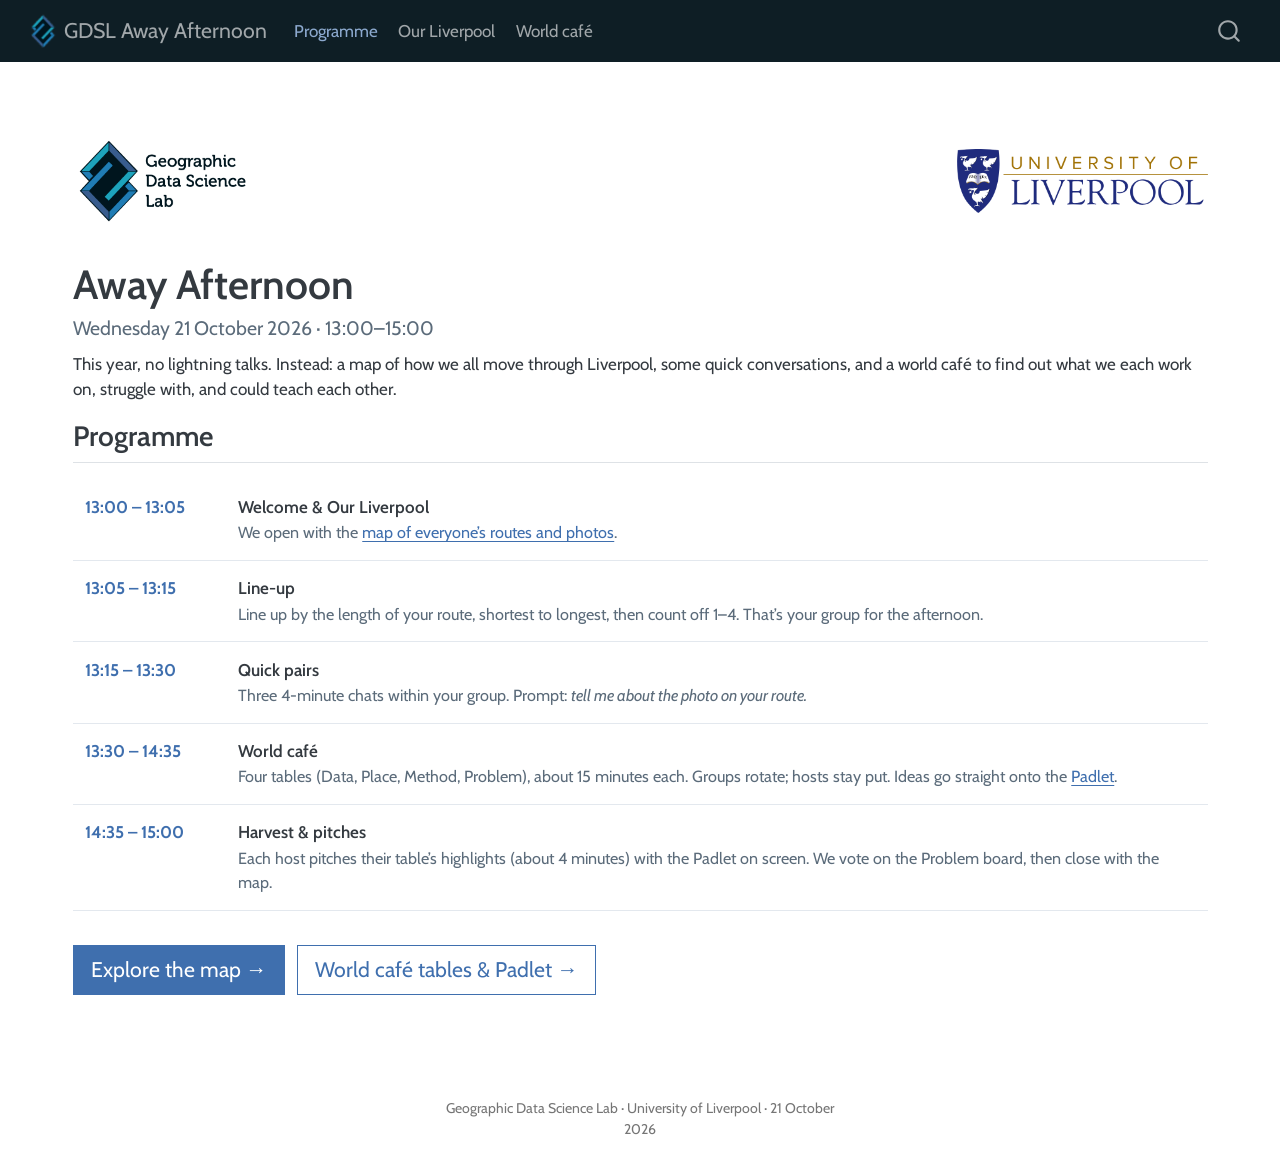
<file: docs/index.html>
<!DOCTYPE html>
<html xmlns="http://www.w3.org/1999/xhtml" lang="en" xml:lang="en"><head>

<meta charset="utf-8">
<meta name="generator" content="quarto-1.6.42">

<meta name="viewport" content="width=device-width, initial-scale=1.0, user-scalable=yes">


<title>quarto-input901ba3e4f7ed3b0e – GDSL Away Afternoon</title>
<style>
code{white-space: pre-wrap;}
span.smallcaps{font-variant: small-caps;}
div.columns{display: flex; gap: min(4vw, 1.5em);}
div.column{flex: auto; overflow-x: auto;}
div.hanging-indent{margin-left: 1.5em; text-indent: -1.5em;}
ul.task-list{list-style: none;}
ul.task-list li input[type="checkbox"] {
  width: 0.8em;
  margin: 0 0.8em 0.2em -1em; /* quarto-specific, see https://github.com/quarto-dev/quarto-cli/issues/4556 */ 
  vertical-align: middle;
}
</style>


<script src="site_libs/quarto-nav/quarto-nav.js"></script>
<script src="site_libs/quarto-nav/headroom.min.js"></script>
<script src="site_libs/clipboard/clipboard.min.js"></script>
<script src="site_libs/quarto-search/autocomplete.umd.js"></script>
<script src="site_libs/quarto-search/fuse.min.js"></script>
<script src="site_libs/quarto-search/quarto-search.js"></script>
<meta name="quarto:offset" content="./">
<link href="./assets/gdsl_icon.png" rel="icon" type="image/png">
<script src="site_libs/quarto-html/quarto.js"></script>
<script src="site_libs/quarto-html/popper.min.js"></script>
<script src="site_libs/quarto-html/tippy.umd.min.js"></script>
<script src="site_libs/quarto-html/anchor.min.js"></script>
<link href="site_libs/quarto-html/tippy.css" rel="stylesheet">
<link href="site_libs/quarto-html/quarto-syntax-highlighting-2f5df379a58b258e96c21c0638c20c03.css" rel="stylesheet" id="quarto-text-highlighting-styles">
<script src="site_libs/bootstrap/bootstrap.min.js"></script>
<link href="site_libs/bootstrap/bootstrap-icons.css" rel="stylesheet">
<link href="site_libs/bootstrap/bootstrap-fa0394e36cb9d995ac7f50b8be7685c3.min.css" rel="stylesheet" append-hash="true" id="quarto-bootstrap" data-mode="light">
<script id="quarto-search-options" type="application/json">{
  "location": "navbar",
  "copy-button": false,
  "collapse-after": 3,
  "panel-placement": "end",
  "type": "overlay",
  "limit": 50,
  "keyboard-shortcut": [
    "f",
    "/",
    "s"
  ],
  "show-item-context": false,
  "language": {
    "search-no-results-text": "No results",
    "search-matching-documents-text": "matching documents",
    "search-copy-link-title": "Copy link to search",
    "search-hide-matches-text": "Hide additional matches",
    "search-more-match-text": "more match in this document",
    "search-more-matches-text": "more matches in this document",
    "search-clear-button-title": "Clear",
    "search-text-placeholder": "",
    "search-detached-cancel-button-title": "Cancel",
    "search-submit-button-title": "Submit",
    "search-label": "Search"
  }
}</script>
<style>html{ scroll-behavior: smooth; }</style>


</head>

<body class="nav-fixed">

<div id="quarto-search-results"></div>
  <header id="quarto-header" class="headroom fixed-top">
    <nav class="navbar navbar-expand-lg " data-bs-theme="dark">
      <div class="navbar-container container-fluid">
      <div class="navbar-brand-container mx-auto">
    <a href="./index.html" class="navbar-brand navbar-brand-logo">
    <img src="./assets/gdsl_icon.png" alt="" class="navbar-logo">
    </a>
    <a class="navbar-brand" href="./index.html">
    <span class="navbar-title">GDSL Away Afternoon</span>
    </a>
  </div>
            <div id="quarto-search" class="" title="Search"></div>
          <button class="navbar-toggler" type="button" data-bs-toggle="collapse" data-bs-target="#navbarCollapse" aria-controls="navbarCollapse" role="menu" aria-expanded="false" aria-label="Toggle navigation" onclick="if (window.quartoToggleHeadroom) { window.quartoToggleHeadroom(); }">
  <span class="navbar-toggler-icon"></span>
</button>
          <div class="collapse navbar-collapse" id="navbarCollapse">
            <ul class="navbar-nav navbar-nav-scroll me-auto">
  <li class="nav-item">
    <a class="nav-link active" href="./index.html" aria-current="page"> 
<span class="menu-text">Programme</span></a>
  </li>  
  <li class="nav-item">
    <a class="nav-link" href="./map.html"> 
<span class="menu-text">Our Liverpool</span></a>
  </li>  
  <li class="nav-item">
    <a class="nav-link" href="./tables.html"> 
<span class="menu-text">World café</span></a>
  </li>  
</ul>
          </div> <!-- /navcollapse -->
            <div class="quarto-navbar-tools">
</div>
      </div> <!-- /container-fluid -->
    </nav>
</header>
<!-- content -->
<div id="quarto-content" class="quarto-container page-columns page-rows-contents page-layout-full page-navbar">
<!-- sidebar -->
<!-- margin-sidebar -->
    
<!-- main -->
<main class="content column-page" id="quarto-document-content"><header id="title-block-header" class="quarto-title-block"></header>




<div class="hero">
<div class="logos">
<img src="assets/gdsl_logo.png" alt="Geographic Data Science Lab" class="hero-logo"><img src="assets/uol_logo.png" alt="University of Liverpool" class="hero-logo uol">
</div>
<section id="away-afternoon" class="level1">
<h1>Away Afternoon</h1>
<div class="when">
Wednesday 21 October 2026 · 13:00–15:00
</div>
</section>
</div>
<p>This year, no lightning talks. Instead: a map of how we all move through Liverpool, some quick conversations, and a world café to find out what we each work on, struggle with, and could teach each other.</p>
<section id="programme" class="level2">
<h2 class="anchored" data-anchor-id="programme">Programme</h2>
<table class="agenda">
<tbody><tr>
<td class="t">
13:00 – 13:05
</td>
<td>
<div class="what">
Welcome &amp; Our Liverpool
</div>
<div class="how">
We open with the <a href="map.html">map of everyone’s routes and photos</a>.
</div>
</td>
</tr>
<tr>
<td class="t">
13:05 – 13:15
</td>
<td>
<div class="what">
Line-up
</div>
<div class="how">
Line up by the length of your route, shortest to longest, then count off 1–4. That’s your group for the afternoon.
</div>
</td>
</tr>
<tr>
<td class="t">
13:15 – 13:30
</td>
<td>
<div class="what">
Quick pairs
</div>
<div class="how">
Three 4-minute chats within your group. Prompt: <em>tell me about the photo on your route.</em>
</div>
</td>
</tr>
<tr>
<td class="t">
13:30 – 14:35
</td>
<td>
<div class="what">
World café
</div>
<div class="how">
Four tables (Data, Place, Method, Problem), about 15 minutes each. Groups rotate; hosts stay put. Ideas go straight onto the <a href="tables.html">Padlet</a>.
</div>
</td>
</tr>
<tr>
<td class="t">
14:35 – 15:00
</td>
<td>
<div class="what">
Harvest &amp; pitches
</div>
<div class="how">
Each host pitches their table’s highlights (about 4 minutes) with the Padlet on screen. We vote on the Problem board, then close with the map.
</div>
</td>
</tr>
</tbody></table>
<p><a href="./map.html" class="btn btn-primary btn-lg">Explore the map →</a> &nbsp; <a href="./tables.html" class="btn btn-outline-primary btn-lg">World café tables &amp; Padlet →</a></p>


</section>

</main> <!-- /main -->
<script id="quarto-html-after-body" type="application/javascript">
window.document.addEventListener("DOMContentLoaded", function (event) {
  const toggleBodyColorMode = (bsSheetEl) => {
    const mode = bsSheetEl.getAttribute("data-mode");
    const bodyEl = window.document.querySelector("body");
    if (mode === "dark") {
      bodyEl.classList.add("quarto-dark");
      bodyEl.classList.remove("quarto-light");
    } else {
      bodyEl.classList.add("quarto-light");
      bodyEl.classList.remove("quarto-dark");
    }
  }
  const toggleBodyColorPrimary = () => {
    const bsSheetEl = window.document.querySelector("link#quarto-bootstrap");
    if (bsSheetEl) {
      toggleBodyColorMode(bsSheetEl);
    }
  }
  toggleBodyColorPrimary();  
  const icon = "";
  const anchorJS = new window.AnchorJS();
  anchorJS.options = {
    placement: 'right',
    icon: icon
  };
  anchorJS.add('.anchored');
  const isCodeAnnotation = (el) => {
    for (const clz of el.classList) {
      if (clz.startsWith('code-annotation-')) {                     
        return true;
      }
    }
    return false;
  }
  const onCopySuccess = function(e) {
    // button target
    const button = e.trigger;
    // don't keep focus
    button.blur();
    // flash "checked"
    button.classList.add('code-copy-button-checked');
    var currentTitle = button.getAttribute("title");
    button.setAttribute("title", "Copied!");
    let tooltip;
    if (window.bootstrap) {
      button.setAttribute("data-bs-toggle", "tooltip");
      button.setAttribute("data-bs-placement", "left");
      button.setAttribute("data-bs-title", "Copied!");
      tooltip = new bootstrap.Tooltip(button, 
        { trigger: "manual", 
          customClass: "code-copy-button-tooltip",
          offset: [0, -8]});
      tooltip.show();    
    }
    setTimeout(function() {
      if (tooltip) {
        tooltip.hide();
        button.removeAttribute("data-bs-title");
        button.removeAttribute("data-bs-toggle");
        button.removeAttribute("data-bs-placement");
      }
      button.setAttribute("title", currentTitle);
      button.classList.remove('code-copy-button-checked');
    }, 1000);
    // clear code selection
    e.clearSelection();
  }
  const getTextToCopy = function(trigger) {
      const codeEl = trigger.previousElementSibling.cloneNode(true);
      for (const childEl of codeEl.children) {
        if (isCodeAnnotation(childEl)) {
          childEl.remove();
        }
      }
      return codeEl.innerText;
  }
  const clipboard = new window.ClipboardJS('.code-copy-button:not([data-in-quarto-modal])', {
    text: getTextToCopy
  });
  clipboard.on('success', onCopySuccess);
  if (window.document.getElementById('quarto-embedded-source-code-modal')) {
    const clipboardModal = new window.ClipboardJS('.code-copy-button[data-in-quarto-modal]', {
      text: getTextToCopy,
      container: window.document.getElementById('quarto-embedded-source-code-modal')
    });
    clipboardModal.on('success', onCopySuccess);
  }
    var localhostRegex = new RegExp(/^(?:http|https):\/\/localhost\:?[0-9]*\//);
    var mailtoRegex = new RegExp(/^mailto:/);
      var filterRegex = new RegExp('/' + window.location.host + '/');
    var isInternal = (href) => {
        return filterRegex.test(href) || localhostRegex.test(href) || mailtoRegex.test(href);
    }
    // Inspect non-navigation links and adorn them if external
 	var links = window.document.querySelectorAll('a[href]:not(.nav-link):not(.navbar-brand):not(.toc-action):not(.sidebar-link):not(.sidebar-item-toggle):not(.pagination-link):not(.no-external):not([aria-hidden]):not(.dropdown-item):not(.quarto-navigation-tool):not(.about-link)');
    for (var i=0; i<links.length; i++) {
      const link = links[i];
      if (!isInternal(link.href)) {
        // undo the damage that might have been done by quarto-nav.js in the case of
        // links that we want to consider external
        if (link.dataset.originalHref !== undefined) {
          link.href = link.dataset.originalHref;
        }
      }
    }
  function tippyHover(el, contentFn, onTriggerFn, onUntriggerFn) {
    const config = {
      allowHTML: true,
      maxWidth: 500,
      delay: 100,
      arrow: false,
      appendTo: function(el) {
          return el.parentElement;
      },
      interactive: true,
      interactiveBorder: 10,
      theme: 'quarto',
      placement: 'bottom-start',
    };
    if (contentFn) {
      config.content = contentFn;
    }
    if (onTriggerFn) {
      config.onTrigger = onTriggerFn;
    }
    if (onUntriggerFn) {
      config.onUntrigger = onUntriggerFn;
    }
    window.tippy(el, config); 
  }
  const noterefs = window.document.querySelectorAll('a[role="doc-noteref"]');
  for (var i=0; i<noterefs.length; i++) {
    const ref = noterefs[i];
    tippyHover(ref, function() {
      // use id or data attribute instead here
      let href = ref.getAttribute('data-footnote-href') || ref.getAttribute('href');
      try { href = new URL(href).hash; } catch {}
      const id = href.replace(/^#\/?/, "");
      const note = window.document.getElementById(id);
      if (note) {
        return note.innerHTML;
      } else {
        return "";
      }
    });
  }
  const xrefs = window.document.querySelectorAll('a.quarto-xref');
  const processXRef = (id, note) => {
    // Strip column container classes
    const stripColumnClz = (el) => {
      el.classList.remove("page-full", "page-columns");
      if (el.children) {
        for (const child of el.children) {
          stripColumnClz(child);
        }
      }
    }
    stripColumnClz(note)
    if (id === null || id.startsWith('sec-')) {
      // Special case sections, only their first couple elements
      const container = document.createElement("div");
      if (note.children && note.children.length > 2) {
        container.appendChild(note.children[0].cloneNode(true));
        for (let i = 1; i < note.children.length; i++) {
          const child = note.children[i];
          if (child.tagName === "P" && child.innerText === "") {
            continue;
          } else {
            container.appendChild(child.cloneNode(true));
            break;
          }
        }
        if (window.Quarto?.typesetMath) {
          window.Quarto.typesetMath(container);
        }
        return container.innerHTML
      } else {
        if (window.Quarto?.typesetMath) {
          window.Quarto.typesetMath(note);
        }
        return note.innerHTML;
      }
    } else {
      // Remove any anchor links if they are present
      const anchorLink = note.querySelector('a.anchorjs-link');
      if (anchorLink) {
        anchorLink.remove();
      }
      if (window.Quarto?.typesetMath) {
        window.Quarto.typesetMath(note);
      }
      if (note.classList.contains("callout")) {
        return note.outerHTML;
      } else {
        return note.innerHTML;
      }
    }
  }
  for (var i=0; i<xrefs.length; i++) {
    const xref = xrefs[i];
    tippyHover(xref, undefined, function(instance) {
      instance.disable();
      let url = xref.getAttribute('href');
      let hash = undefined; 
      if (url.startsWith('#')) {
        hash = url;
      } else {
        try { hash = new URL(url).hash; } catch {}
      }
      if (hash) {
        const id = hash.replace(/^#\/?/, "");
        const note = window.document.getElementById(id);
        if (note !== null) {
          try {
            const html = processXRef(id, note.cloneNode(true));
            instance.setContent(html);
          } finally {
            instance.enable();
            instance.show();
          }
        } else {
          // See if we can fetch this
          fetch(url.split('#')[0])
          .then(res => res.text())
          .then(html => {
            const parser = new DOMParser();
            const htmlDoc = parser.parseFromString(html, "text/html");
            const note = htmlDoc.getElementById(id);
            if (note !== null) {
              const html = processXRef(id, note);
              instance.setContent(html);
            } 
          }).finally(() => {
            instance.enable();
            instance.show();
          });
        }
      } else {
        // See if we can fetch a full url (with no hash to target)
        // This is a special case and we should probably do some content thinning / targeting
        fetch(url)
        .then(res => res.text())
        .then(html => {
          const parser = new DOMParser();
          const htmlDoc = parser.parseFromString(html, "text/html");
          const note = htmlDoc.querySelector('main.content');
          if (note !== null) {
            // This should only happen for chapter cross references
            // (since there is no id in the URL)
            // remove the first header
            if (note.children.length > 0 && note.children[0].tagName === "HEADER") {
              note.children[0].remove();
            }
            const html = processXRef(null, note);
            instance.setContent(html);
          } 
        }).finally(() => {
          instance.enable();
          instance.show();
        });
      }
    }, function(instance) {
    });
  }
      let selectedAnnoteEl;
      const selectorForAnnotation = ( cell, annotation) => {
        let cellAttr = 'data-code-cell="' + cell + '"';
        let lineAttr = 'data-code-annotation="' +  annotation + '"';
        const selector = 'span[' + cellAttr + '][' + lineAttr + ']';
        return selector;
      }
      const selectCodeLines = (annoteEl) => {
        const doc = window.document;
        const targetCell = annoteEl.getAttribute("data-target-cell");
        const targetAnnotation = annoteEl.getAttribute("data-target-annotation");
        const annoteSpan = window.document.querySelector(selectorForAnnotation(targetCell, targetAnnotation));
        const lines = annoteSpan.getAttribute("data-code-lines").split(",");
        const lineIds = lines.map((line) => {
          return targetCell + "-" + line;
        })
        let top = null;
        let height = null;
        let parent = null;
        if (lineIds.length > 0) {
            //compute the position of the single el (top and bottom and make a div)
            const el = window.document.getElementById(lineIds[0]);
            top = el.offsetTop;
            height = el.offsetHeight;
            parent = el.parentElement.parentElement;
          if (lineIds.length > 1) {
            const lastEl = window.document.getElementById(lineIds[lineIds.length - 1]);
            const bottom = lastEl.offsetTop + lastEl.offsetHeight;
            height = bottom - top;
          }
          if (top !== null && height !== null && parent !== null) {
            // cook up a div (if necessary) and position it 
            let div = window.document.getElementById("code-annotation-line-highlight");
            if (div === null) {
              div = window.document.createElement("div");
              div.setAttribute("id", "code-annotation-line-highlight");
              div.style.position = 'absolute';
              parent.appendChild(div);
            }
            div.style.top = top - 2 + "px";
            div.style.height = height + 4 + "px";
            div.style.left = 0;
            let gutterDiv = window.document.getElementById("code-annotation-line-highlight-gutter");
            if (gutterDiv === null) {
              gutterDiv = window.document.createElement("div");
              gutterDiv.setAttribute("id", "code-annotation-line-highlight-gutter");
              gutterDiv.style.position = 'absolute';
              const codeCell = window.document.getElementById(targetCell);
              const gutter = codeCell.querySelector('.code-annotation-gutter');
              gutter.appendChild(gutterDiv);
            }
            gutterDiv.style.top = top - 2 + "px";
            gutterDiv.style.height = height + 4 + "px";
          }
          selectedAnnoteEl = annoteEl;
        }
      };
      const unselectCodeLines = () => {
        const elementsIds = ["code-annotation-line-highlight", "code-annotation-line-highlight-gutter"];
        elementsIds.forEach((elId) => {
          const div = window.document.getElementById(elId);
          if (div) {
            div.remove();
          }
        });
        selectedAnnoteEl = undefined;
      };
        // Handle positioning of the toggle
    window.addEventListener(
      "resize",
      throttle(() => {
        elRect = undefined;
        if (selectedAnnoteEl) {
          selectCodeLines(selectedAnnoteEl);
        }
      }, 10)
    );
    function throttle(fn, ms) {
    let throttle = false;
    let timer;
      return (...args) => {
        if(!throttle) { // first call gets through
            fn.apply(this, args);
            throttle = true;
        } else { // all the others get throttled
            if(timer) clearTimeout(timer); // cancel #2
            timer = setTimeout(() => {
              fn.apply(this, args);
              timer = throttle = false;
            }, ms);
        }
      };
    }
      // Attach click handler to the DT
      const annoteDls = window.document.querySelectorAll('dt[data-target-cell]');
      for (const annoteDlNode of annoteDls) {
        annoteDlNode.addEventListener('click', (event) => {
          const clickedEl = event.target;
          if (clickedEl !== selectedAnnoteEl) {
            unselectCodeLines();
            const activeEl = window.document.querySelector('dt[data-target-cell].code-annotation-active');
            if (activeEl) {
              activeEl.classList.remove('code-annotation-active');
            }
            selectCodeLines(clickedEl);
            clickedEl.classList.add('code-annotation-active');
          } else {
            // Unselect the line
            unselectCodeLines();
            clickedEl.classList.remove('code-annotation-active');
          }
        });
      }
  const findCites = (el) => {
    const parentEl = el.parentElement;
    if (parentEl) {
      const cites = parentEl.dataset.cites;
      if (cites) {
        return {
          el,
          cites: cites.split(' ')
        };
      } else {
        return findCites(el.parentElement)
      }
    } else {
      return undefined;
    }
  };
  var bibliorefs = window.document.querySelectorAll('a[role="doc-biblioref"]');
  for (var i=0; i<bibliorefs.length; i++) {
    const ref = bibliorefs[i];
    const citeInfo = findCites(ref);
    if (citeInfo) {
      tippyHover(citeInfo.el, function() {
        var popup = window.document.createElement('div');
        citeInfo.cites.forEach(function(cite) {
          var citeDiv = window.document.createElement('div');
          citeDiv.classList.add('hanging-indent');
          citeDiv.classList.add('csl-entry');
          var biblioDiv = window.document.getElementById('ref-' + cite);
          if (biblioDiv) {
            citeDiv.innerHTML = biblioDiv.innerHTML;
          }
          popup.appendChild(citeDiv);
        });
        return popup.innerHTML;
      });
    }
  }
});
</script>
</div> <!-- /content -->
<footer class="footer">
  <div class="nav-footer">
    <div class="nav-footer-left">
      &nbsp;
    </div>   
    <div class="nav-footer-center">
<p>Geographic Data Science Lab · University of Liverpool · 21 October 2026</p>
</div>
    <div class="nav-footer-right">
      &nbsp;
    </div>
  </div>
</footer>




<script src="site_libs/quarto-html/zenscroll-min.js"></script>
</body></html>
</file>
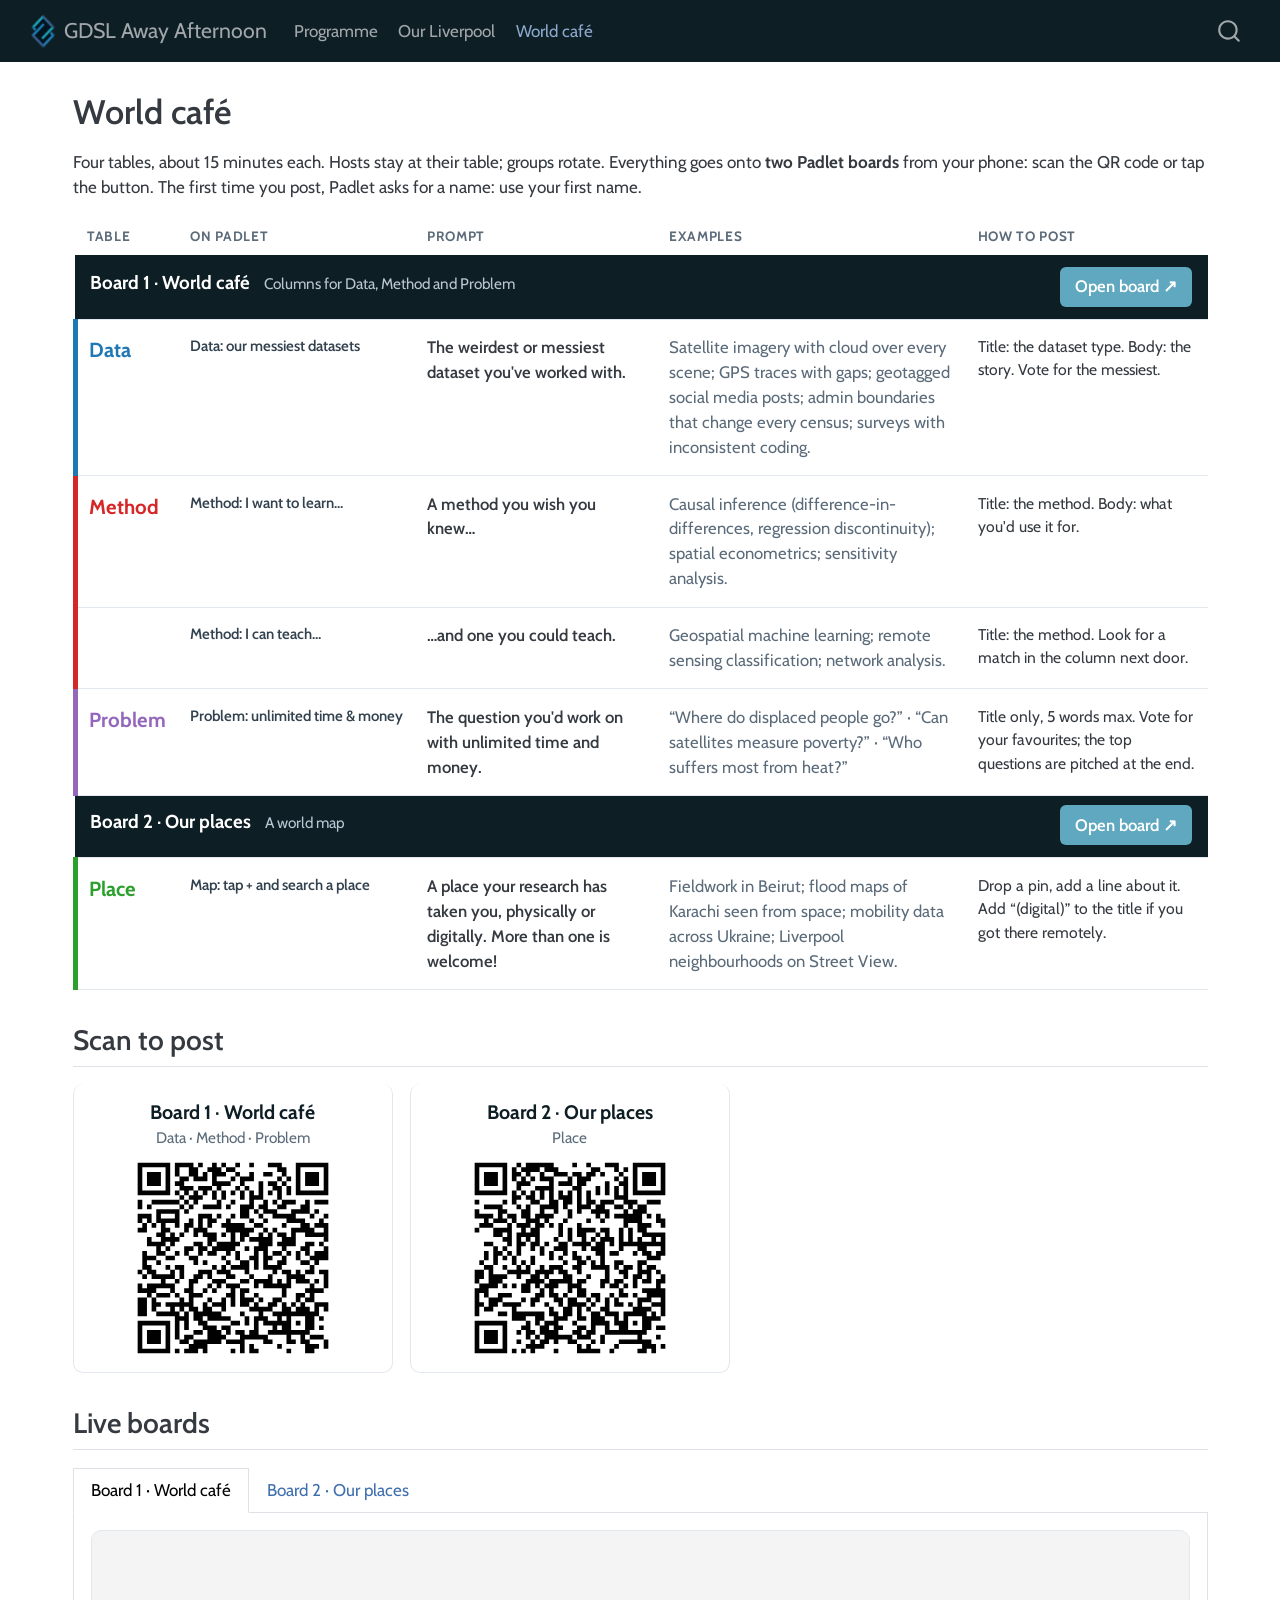
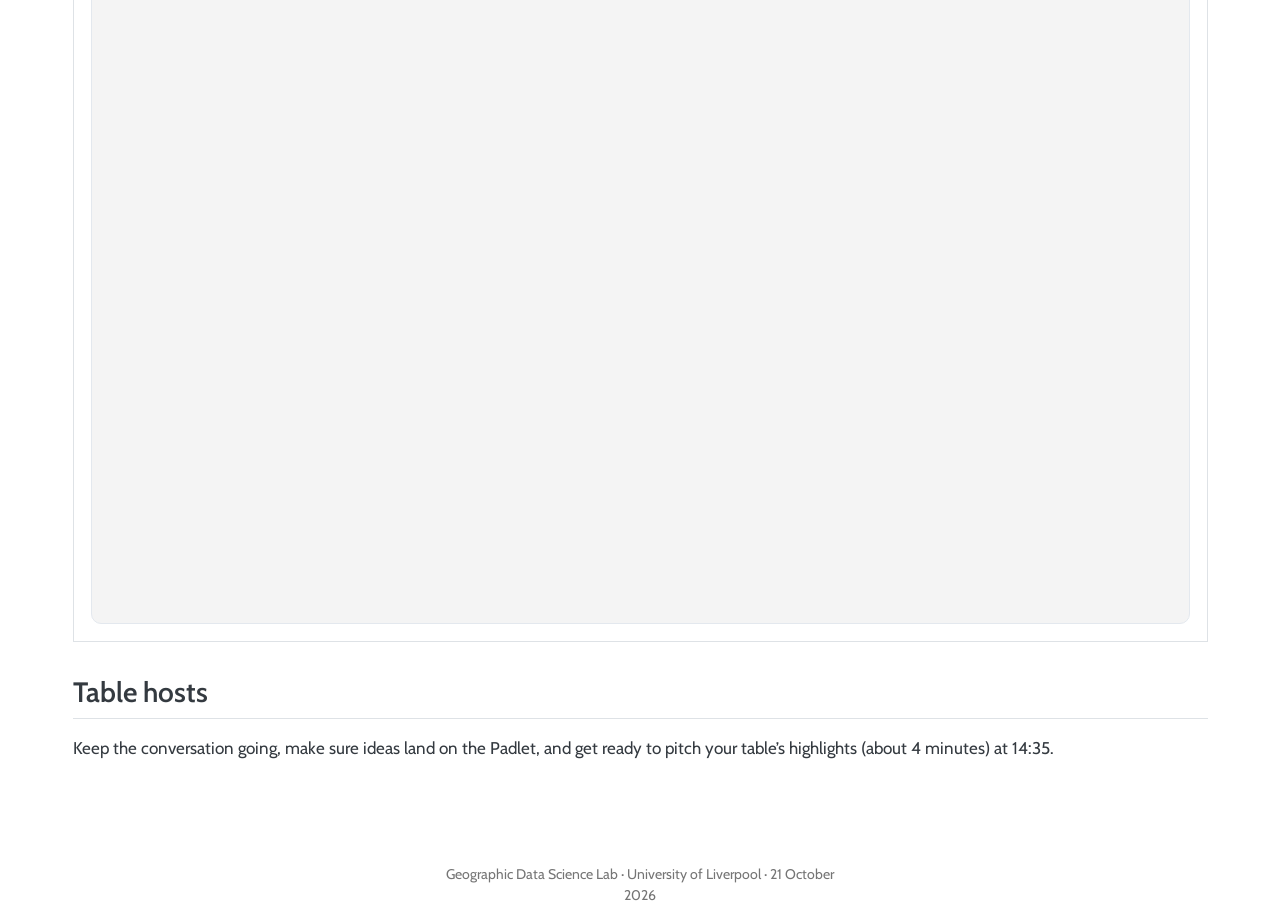
<file: docs/tables.html>
<!DOCTYPE html>
<html xmlns="http://www.w3.org/1999/xhtml" lang="en" xml:lang="en"><head>

<meta charset="utf-8">
<meta name="generator" content="quarto-1.6.42">

<meta name="viewport" content="width=device-width, initial-scale=1.0, user-scalable=yes">


<title>World café – GDSL Away Afternoon</title>
<style>
code{white-space: pre-wrap;}
span.smallcaps{font-variant: small-caps;}
div.columns{display: flex; gap: min(4vw, 1.5em);}
div.column{flex: auto; overflow-x: auto;}
div.hanging-indent{margin-left: 1.5em; text-indent: -1.5em;}
ul.task-list{list-style: none;}
ul.task-list li input[type="checkbox"] {
  width: 0.8em;
  margin: 0 0.8em 0.2em -1em; /* quarto-specific, see https://github.com/quarto-dev/quarto-cli/issues/4556 */ 
  vertical-align: middle;
}
</style>


<script src="site_libs/quarto-nav/quarto-nav.js"></script>
<script src="site_libs/quarto-nav/headroom.min.js"></script>
<script src="site_libs/clipboard/clipboard.min.js"></script>
<script src="site_libs/quarto-search/autocomplete.umd.js"></script>
<script src="site_libs/quarto-search/fuse.min.js"></script>
<script src="site_libs/quarto-search/quarto-search.js"></script>
<meta name="quarto:offset" content="./">
<link href="./assets/gdsl_icon.png" rel="icon" type="image/png">
<script src="site_libs/quarto-html/quarto.js"></script>
<script src="site_libs/quarto-html/popper.min.js"></script>
<script src="site_libs/quarto-html/tippy.umd.min.js"></script>
<script src="site_libs/quarto-html/anchor.min.js"></script>
<link href="site_libs/quarto-html/tippy.css" rel="stylesheet">
<link href="site_libs/quarto-html/quarto-syntax-highlighting-2f5df379a58b258e96c21c0638c20c03.css" rel="stylesheet" id="quarto-text-highlighting-styles">
<script src="site_libs/bootstrap/bootstrap.min.js"></script>
<link href="site_libs/bootstrap/bootstrap-icons.css" rel="stylesheet">
<link href="site_libs/bootstrap/bootstrap-fa0394e36cb9d995ac7f50b8be7685c3.min.css" rel="stylesheet" append-hash="true" id="quarto-bootstrap" data-mode="light">
<script id="quarto-search-options" type="application/json">{
  "location": "navbar",
  "copy-button": false,
  "collapse-after": 3,
  "panel-placement": "end",
  "type": "overlay",
  "limit": 50,
  "keyboard-shortcut": [
    "f",
    "/",
    "s"
  ],
  "show-item-context": false,
  "language": {
    "search-no-results-text": "No results",
    "search-matching-documents-text": "matching documents",
    "search-copy-link-title": "Copy link to search",
    "search-hide-matches-text": "Hide additional matches",
    "search-more-match-text": "more match in this document",
    "search-more-matches-text": "more matches in this document",
    "search-clear-button-title": "Clear",
    "search-text-placeholder": "",
    "search-detached-cancel-button-title": "Cancel",
    "search-submit-button-title": "Submit",
    "search-label": "Search"
  }
}</script>
<style>html{ scroll-behavior: smooth; }</style>


</head>

<body class="nav-fixed">

<div id="quarto-search-results"></div>
  <header id="quarto-header" class="headroom fixed-top">
    <nav class="navbar navbar-expand-lg " data-bs-theme="dark">
      <div class="navbar-container container-fluid">
      <div class="navbar-brand-container mx-auto">
    <a href="./index.html" class="navbar-brand navbar-brand-logo">
    <img src="./assets/gdsl_icon.png" alt="" class="navbar-logo">
    </a>
    <a class="navbar-brand" href="./index.html">
    <span class="navbar-title">GDSL Away Afternoon</span>
    </a>
  </div>
            <div id="quarto-search" class="" title="Search"></div>
          <button class="navbar-toggler" type="button" data-bs-toggle="collapse" data-bs-target="#navbarCollapse" aria-controls="navbarCollapse" role="menu" aria-expanded="false" aria-label="Toggle navigation" onclick="if (window.quartoToggleHeadroom) { window.quartoToggleHeadroom(); }">
  <span class="navbar-toggler-icon"></span>
</button>
          <div class="collapse navbar-collapse" id="navbarCollapse">
            <ul class="navbar-nav navbar-nav-scroll me-auto">
  <li class="nav-item">
    <a class="nav-link" href="./index.html"> 
<span class="menu-text">Programme</span></a>
  </li>  
  <li class="nav-item">
    <a class="nav-link" href="./map.html"> 
<span class="menu-text">Our Liverpool</span></a>
  </li>  
  <li class="nav-item">
    <a class="nav-link active" href="./tables.html" aria-current="page"> 
<span class="menu-text">World café</span></a>
  </li>  
</ul>
          </div> <!-- /navcollapse -->
            <div class="quarto-navbar-tools">
</div>
      </div> <!-- /container-fluid -->
    </nav>
</header>
<!-- content -->
<div id="quarto-content" class="quarto-container page-columns page-rows-contents page-layout-full page-navbar">
<!-- sidebar -->
<!-- margin-sidebar -->
    
<!-- main -->
<main class="content column-page" id="quarto-document-content">

<header id="title-block-header" class="quarto-title-block default">
<div class="quarto-title">
<h1 class="title">World café</h1>
</div>



<div class="quarto-title-meta column-page">

    
  
    
  </div>
  


</header>


<p>Four tables, about 15 minutes each. Hosts stay at their table; groups rotate. Everything goes onto <strong>two Padlet boards</strong> from your phone: scan the QR code or tap the button. The first time you post, Padlet asks for a name: use your first name.</p>
<table class="cafe">
<thead>
<tr>
<th>
Table
</th>
<th>
On Padlet
</th>
<th>
Prompt
</th>
<th>
Examples
</th>
<th>
How to post
</th>
</tr>
</thead>
<tbody>
<tr class="board">
<td colspan="5">
<span class="bname">Board 1 · World café</span> <span class="bdesc">Columns for Data, Method and Problem</span><a class="btn-padlet board-btn" href="https://padlet.com/epietrostefani/gdsl-away-afternoon-world-cafe-s024oui8r2lbdhghcqwk" target="_blank">Open board ↗</a>
</td>
</tr>
<tr style="--c:#1f77b4">
<td class="tname">
Data
</td>
<td class="tcol">
Data: our messiest datasets
</td>
<td class="tprompt">
The weirdest or messiest dataset you've worked with.
</td>
<td class="teg">
Satellite imagery with cloud over every scene; GPS traces with gaps; geotagged social media posts; admin boundaries that change every census; surveys with inconsistent coding.
</td>
<td class="tviz">
Title: the dataset type. Body: the story. Vote for the messiest.
</td>
</tr>
<tr style="--c:#d62728">
<td class="tname">
Method
</td>
<td class="tcol">
Method: I want to learn…
</td>
<td class="tprompt">
A method you wish you knew…
</td>
<td class="teg">
Causal inference (difference-in-differences, regression discontinuity); spatial econometrics; sensitivity analysis.
</td>
<td class="tviz">
Title: the method. Body: what you'd use it for.
</td>
</tr>
<tr style="--c:#d62728">
<td class="tname">
</td>
<td class="tcol">
Method: I can teach…
</td>
<td class="tprompt">
…and one you could teach.
</td>
<td class="teg">
Geospatial machine learning; remote sensing classification; network analysis.
</td>
<td class="tviz">
Title: the method. Look for a match in the column next door.
</td>
</tr>
<tr style="--c:#9467bd">
<td class="tname">
Problem
</td>
<td class="tcol">
Problem: unlimited time &amp; money
</td>
<td class="tprompt">
The question you'd work on with unlimited time and money.
</td>
<td class="teg">
“Where do displaced people go?” · “Can satellites measure poverty?” · “Who suffers most from heat?”
</td>
<td class="tviz">
Title only, 5 words max. Vote for your favourites; the top questions are pitched at the end.
</td>
</tr>
<tr class="board">
<td colspan="5">
<span class="bname">Board 2 · Our places</span> <span class="bdesc">A world map</span><a class="btn-padlet board-btn" href="https://padlet.com/epietrostefani/gdsl-away-afternoon-our-places-s024ou969hs2pki1kago" target="_blank">Open board ↗</a>
</td>
</tr>
<tr style="--c:#2ca02c">
<td class="tname">
Place
</td>
<td class="tcol">
Map: tap + and search a place
</td>
<td class="tprompt">
A place your research has taken you, physically or digitally. More than one is welcome!
</td>
<td class="teg">
Fieldwork in Beirut; flood maps of Karachi seen from space; mobility data across Ukraine; Liverpool neighbourhoods on Street View.
</td>
<td class="tviz">
Drop a pin, add a line about it. Add “(digital)” to the title if you got there remotely.
</td>
</tr>
</tbody>
</table>
<h2 class="anchored">
Scan to post
</h2>
<div class="qrs">
<div class="qrbox">
<div class="tname">
Board 1 · World café
</div>
<div class="bdesc">
Data · Method · Problem
</div>
<svg class="qr" width="43mm" height="43mm" version="1.1" viewbox="0 0 43 43" xmlns="http://www.w3.org/2000/svg">
<path d="M1,1H2V2H1zM2,1H3V2H2zM3,1H4V2H3zM4,1H5V2H4zM5,1H6V2H5zM6,1H7V2H6zM7,1H8V2H7zM9,1H10V2H9zM10,1H11V2H10zM11,1H12V2H11zM12,1H13V2H12zM14,1H15V2H14zM17,1H18V2H17zM19,1H20V2H19zM22,1H23V2H22zM25,1H26V2H25zM29,1H30V2H29zM30,1H31V2H30zM31,1H32V2H31zM35,1H36V2H35zM36,1H37V2H36zM37,1H38V2H37zM38,1H39V2H38zM39,1H40V2H39zM40,1H41V2H40zM41,1H42V2H41zM1,2H2V3H1zM7,2H8V3H7zM9,2H10V3H9zM12,2H13V3H12zM13,2H14V3H13zM16,2H17V3H16zM17,2H18V3H17zM18,2H19V3H18zM20,2H21V3H20zM21,2H22V3H21zM31,2H32V3H31zM32,2H33V3H32zM35,2H36V3H35zM41,2H42V3H41zM1,3H2V4H1zM3,3H4V4H3zM4,3H5V4H4zM5,3H6V4H5zM7,3H8V4H7zM9,3H10V4H9zM12,3H13V4H12zM13,3H14V4H13zM15,3H16V4H15zM17,3H18V4H17zM18,3H19V4H18zM19,3H20V4H19zM22,3H23V4H22zM25,3H26V4H25zM28,3H29V4H28zM29,3H30V4H29zM32,3H33V4H32zM35,3H36V4H35zM37,3H38V4H37zM38,3H39V4H38zM39,3H40V4H39zM41,3H42V4H41zM1,4H2V5H1zM3,4H4V5H3zM4,4H5V5H4zM5,4H6V5H5zM7,4H8V5H7zM10,4H11V5H10zM11,4H12V5H11zM13,4H14V5H13zM14,4H15V5H14zM15,4H16V5H15zM17,4H18V5H17zM21,4H22V5H21zM23,4H24V5H23zM24,4H25V5H24zM25,4H26V5H25zM31,4H32V5H31zM33,4H34V5H33zM35,4H36V5H35zM37,4H38V5H37zM38,4H39V5H38zM39,4H40V5H39zM41,4H42V5H41zM1,5H2V6H1zM3,5H4V6H3zM4,5H5V6H4zM5,5H6V6H5zM7,5H8V6H7zM9,5H10V6H9zM10,5H11V6H10zM17,5H18V6H17zM18,5H19V6H18zM19,5H20V6H19zM20,5H21V6H20zM23,5H24V6H23zM27,5H28V6H27zM29,5H30V6H29zM30,5H31V6H30zM32,5H33V6H32zM35,5H36V6H35zM37,5H38V6H37zM38,5H39V6H38zM39,5H40V6H39zM41,5H42V6H41zM1,6H2V7H1zM7,6H8V7H7zM10,6H11V7H10zM11,6H12V7H11zM12,6H13V7H12zM14,6H15V7H14zM15,6H16V7H15zM16,6H17V7H16zM18,6H19V7H18zM22,6H23V7H22zM24,6H25V7H24zM27,6H28V7H27zM30,6H31V7H30zM31,6H32V7H31zM33,6H34V7H33zM35,6H36V7H35zM41,6H42V7H41zM1,7H2V8H1zM2,7H3V8H2zM3,7H4V8H3zM4,7H5V8H4zM5,7H6V8H5zM6,7H7V8H6zM7,7H8V8H7zM9,7H10V8H9zM11,7H12V8H11zM13,7H14V8H13zM15,7H16V8H15zM17,7H18V8H17zM19,7H20V8H19zM21,7H22V8H21zM23,7H24V8H23zM25,7H26V8H25zM27,7H28V8H27zM29,7H30V8H29zM31,7H32V8H31zM33,7H34V8H33zM35,7H36V8H35zM36,7H37V8H36zM37,7H38V8H37zM38,7H39V8H38zM39,7H40V8H39zM40,7H41V8H40zM41,7H42V8H41zM10,8H11V9H10zM12,8H13V9H12zM13,8H14V9H13zM14,8H15V9H14zM17,8H18V9H17zM19,8H20V9H19zM23,8H24V9H23zM25,8H26V9H25zM26,8H27V9H26zM27,8H28V9H27zM31,8H32V9H31zM1,9H2V10H1zM4,9H5V10H4zM5,9H6V10H5zM6,9H7V10H6zM7,9H8V10H7zM8,9H9V10H8zM9,9H10V10H9zM11,9H12V10H11zM13,9H14V10H13zM18,9H19V10H18zM21,9H22V10H21zM25,9H26V10H25zM28,9H29V10H28zM30,9H31V10H30zM32,9H33V10H32zM33,9H34V10H33zM34,9H35V10H34zM37,9H38V10H37zM39,9H40V10H39zM40,9H41V10H40zM41,9H42V10H41zM1,10H2V11H1zM3,10H4V11H3zM10,10H11V11H10zM12,10H13V11H12zM15,10H16V11H15zM16,10H17V11H16zM17,10H18V11H17zM18,10H19V11H18zM20,10H21V11H20zM23,10H24V11H23zM24,10H25V11H24zM25,10H26V11H25zM27,10H28V11H27zM28,10H29V11H28zM31,10H32V11H31zM32,10H33V11H32zM36,10H37V11H36zM37,10H38V11H37zM5,11H6V12H5zM6,11H7V12H6zM7,11H8V12H7zM8,11H9V12H8zM9,11H10V12H9zM11,11H12V12H11zM23,11H24V12H23zM24,11H25V12H24zM26,11H27V12H26zM28,11H29V12H28zM29,11H30V12H29zM30,11H31V12H30zM34,11H35V12H34zM35,11H36V12H35zM36,11H37V12H36zM37,11H38V12H37zM39,11H40V12H39zM1,12H2V13H1zM2,12H3V13H2zM3,12H4V13H3zM5,12H6V13H5zM9,12H10V13H9zM14,12H15V13H14zM15,12H16V13H15zM16,12H17V13H16zM18,12H19V13H18zM21,12H22V13H21zM23,12H24V13H23zM24,12H25V13H24zM27,12H28V13H27zM30,12H31V13H30zM31,12H32V13H31zM32,12H33V13H32zM33,12H34V13H33zM34,12H35V13H34zM38,12H39V13H38zM41,12H42V13H41zM1,13H2V14H1zM3,13H4V14H3zM5,13H6V14H5zM6,13H7V14H6zM7,13H8V14H7zM8,13H9V14H8zM9,13H10V14H9zM12,13H13V14H12zM14,13H15V14H14zM16,13H17V14H16zM17,13H18V14H17zM20,13H21V14H20zM25,13H26V14H25zM28,13H29V14H28zM33,13H34V14H33zM34,13H35V14H34zM35,13H36V14H35zM36,13H37V14H36zM40,13H41V14H40zM2,14H3V15H2zM4,14H5V15H4zM6,14H7V15H6zM9,14H10V15H9zM11,14H12V15H11zM12,14H13V15H12zM14,14H15V15H14zM16,14H17V15H16zM19,14H20V15H19zM20,14H21V15H20zM21,14H22V15H21zM22,14H23V15H22zM23,14H24V15H23zM26,14H27V15H26zM27,14H28V15H27zM32,14H33V15H32zM36,14H37V15H36zM37,14H38V15H37zM39,14H40V15H39zM40,14H41V15H40zM41,14H42V15H41zM1,15H2V16H1zM2,15H3V16H2zM6,15H7V16H6zM7,15H8V16H7zM11,15H12V16H11zM13,15H14V16H13zM14,15H15V16H14zM15,15H16V16H15zM20,15H21V16H20zM21,15H22V16H21zM22,15H23V16H22zM23,15H24V16H23zM24,15H25V16H24zM25,15H26V16H25zM28,15H29V16H28zM30,15H31V16H30zM34,15H35V16H34zM35,15H36V16H35zM36,15H37V16H36zM37,15H38V16H37zM38,15H39V16H38zM41,15H42V16H41zM5,16H6V17H5zM6,16H7V17H6zM8,16H9V17H8zM10,16H11V17H10zM13,16H14V17H13zM15,16H16V17H15zM16,16H17V17H16zM17,16H18V17H17zM19,16H20V17H19zM21,16H22V17H21zM23,16H24V17H23zM24,16H25V17H24zM27,16H28V17H27zM29,16H30V17H29zM31,16H32V17H31zM32,16H33V17H32zM34,16H35V17H34zM37,16H38V17H37zM38,16H39V17H38zM39,16H40V17H39zM40,16H41V17H40zM41,16H42V17H41zM3,17H4V18H3zM6,17H7V18H6zM7,17H8V18H7zM8,17H9V18H8zM9,17H10V18H9zM16,17H17V18H16zM17,17H18V18H17zM21,17H22V18H21zM23,17H24V18H23zM25,17H26V18H25zM26,17H27V18H26zM27,17H28V18H27zM28,17H29V18H28zM29,17H30V18H29zM32,17H33V18H32zM33,17H34V18H33zM34,17H35V18H34zM41,17H42V18H41zM3,18H4V19H3zM4,18H5V19H4zM5,18H6V19H5zM6,18H7V19H6zM8,18H9V19H8zM13,18H14V19H13zM14,18H15V19H14zM16,18H17V19H16zM18,18H19V19H18zM19,18H20V19H19zM20,18H21V19H20zM21,18H22V19H21zM22,18H23V19H22zM27,18H28V19H27zM28,18H29V19H28zM29,18H30V19H29zM31,18H32V19H31zM32,18H33V19H32zM33,18H34V19H33zM34,18H35V19H34zM37,18H38V19H37zM38,18H39V19H38zM40,18H41V19H40zM5,19H6V20H5zM7,19H8V20H7zM11,19H12V20H11zM12,19H13V20H12zM14,19H15V20H14zM15,19H16V20H15zM17,19H18V20H17zM18,19H19V20H18zM19,19H20V20H19zM20,19H21V20H20zM21,19H22V20H21zM24,19H25V20H24zM26,19H27V20H26zM27,19H28V20H27zM28,19H29V20H28zM32,19H33V20H32zM36,19H37V20H36zM37,19H38V20H37zM41,19H42V20H41zM2,20H3V21H2zM5,20H6V21H5zM6,20H7V21H6zM9,20H10V21H9zM11,20H12V21H11zM14,20H15V21H14zM16,20H17V21H16zM17,20H18V21H17zM20,20H21V21H20zM22,20H23V21H22zM26,20H27V21H26zM28,20H29V21H28zM30,20H31V21H30zM31,20H32V21H31zM33,20H34V21H33zM35,20H36V21H35zM37,20H38V21H37zM39,20H40V21H39zM40,20H41V21H40zM41,20H42V21H41zM2,21H3V22H2zM3,21H4V22H3zM4,21H5V22H4zM7,21H8V22H7zM8,21H9V22H8zM12,21H13V22H12zM13,21H14V22H13zM19,21H20V22H19zM22,21H23V22H22zM25,21H26V22H25zM26,21H27V22H26zM28,21H29V22H28zM29,21H30V22H29zM32,21H33V22H32zM35,21H36V22H35zM38,21H39V22H38zM39,21H40V22H39zM40,21H41V22H40zM41,21H42V22H41zM2,22H3V23H2zM5,22H6V23H5zM13,22H14V23H13zM15,22H16V23H15zM20,22H21V23H20zM23,22H24V23H23zM24,22H25V23H24zM26,22H27V23H26zM28,22H29V23H28zM31,22H32V23H31zM32,22H33V23H32zM36,22H37V23H36zM37,22H38V23H37zM39,22H40V23H39zM2,23H3V24H2zM3,23H4V24H3zM7,23H8V24H7zM9,23H10V24H9zM10,23H11V24H10zM17,23H18V24H17zM19,23H20V24H19zM21,23H22V24H21zM22,23H23V24H22zM23,23H24V24H23zM24,23H25V24H24zM26,23H27V24H26zM28,23H29V24H28zM29,23H30V24H29zM30,23H31V24H30zM31,23H32V24H31zM38,23H39V24H38zM1,24H2V25H1zM3,24H4V25H3zM4,24H5V25H4zM8,24H9V25H8zM10,24H11V25H10zM14,24H15V25H14zM15,24H16V25H15zM16,24H17V25H16zM18,24H19V25H18zM19,24H20V25H19zM20,24H21V25H20zM24,24H25V25H24zM30,24H31V25H30zM32,24H33V25H32zM33,24H34V25H33zM35,24H36V25H35zM37,24H38V25H37zM38,24H39V25H38zM40,24H41V25H40zM41,24H42V25H41zM2,25H3V26H2zM4,25H5V26H4zM5,25H6V26H5zM6,25H7V26H6zM7,25H8V26H7zM8,25H9V26H8zM10,25H11V26H10zM13,25H14V26H13zM14,25H15V26H14zM16,25H17V26H16zM20,25H21V26H20zM21,25H22V26H21zM25,25H26V26H25zM29,25H30V26H29zM33,25H34V26H33zM34,25H35V26H34zM35,25H36V26H35zM36,25H37V26H36zM41,25H42V26H41zM6,26H7V27H6zM9,26H10V27H9zM12,26H13V27H12zM13,26H14V27H13zM17,26H18V27H17zM18,26H19V27H18zM19,26H20V27H19zM23,26H24V27H23zM24,26H25V27H24zM26,26H27V27H26zM27,26H28V27H27zM28,26H29V27H28zM29,26H30V27H29zM31,26H32V27H31zM33,26H34V27H33zM35,26H36V27H35zM36,26H37V27H36zM37,26H38V27H37zM39,26H40V27H39zM41,26H42V27H41zM1,27H2V28H1zM3,27H4V28H3zM4,27H5V28H4zM5,27H6V28H5zM6,27H7V28H6zM7,27H8V28H7zM8,27H9V28H8zM12,27H13V28H12zM16,27H17V28H16zM18,27H19V28H18zM20,27H21V28H20zM21,27H22V28H21zM22,27H23V28H22zM26,27H27V28H26zM28,27H29V28H28zM29,27H30V28H29zM30,27H31V28H30zM31,27H32V28H31zM32,27H33V28H32zM33,27H34V28H33zM38,27H39V28H38zM41,27H42V28H41zM1,28H2V29H1zM2,28H3V29H2zM3,28H4V29H3zM4,28H5V29H4zM8,28H9V29H8zM11,28H12V29H11zM12,28H13V29H12zM15,28H16V29H15zM17,28H18V29H17zM21,28H22V29H21zM23,28H24V29H23zM24,28H25V29H24zM32,28H33V29H32zM37,28H38V29H37zM38,28H39V29H38zM39,28H40V29H39zM40,28H41V29H40zM3,29H4V30H3zM5,29H6V30H5zM6,29H7V30H6zM7,29H8V30H7zM9,29H10V30H9zM12,29H13V30H12zM13,29H14V30H13zM14,29H15V30H14zM20,29H21V30H20zM21,29H22V30H21zM23,29H24V30H23zM26,29H27V30H26zM32,29H33V30H32zM35,29H36V30H35zM36,29H37V30H36zM38,29H39V30H38zM1,30H2V31H1zM2,30H3V31H2zM4,30H5V31H4zM10,30H11V31H10zM12,30H13V31H12zM16,30H17V31H16zM19,30H20V31H19zM21,30H22V31H21zM23,30H24V31H23zM24,30H25V31H24zM25,30H26V31H25zM27,30H28V31H27zM30,30H31V31H30zM31,30H32V31H31zM35,30H36V31H35zM37,30H38V31H37zM38,30H39V31H38zM1,31H2V32H1zM2,31H3V32H2zM4,31H5V32H4zM5,31H6V32H5zM7,31H8V32H7zM8,31H9V32H8zM9,31H10V32H9zM10,31H11V32H10zM11,31H12V32H11zM12,31H13V32H12zM15,31H16V32H15zM17,31H18V32H17zM18,31H19V32H18zM19,31H20V32H19zM21,31H22V32H21zM23,31H24V32H23zM24,31H25V32H24zM26,31H27V32H26zM29,31H30V32H29zM30,31H31V32H30zM32,31H33V32H32zM34,31H35V32H34zM36,31H37V32H36zM39,31H40V32H39zM40,31H41V32H40zM41,31H42V32H41zM1,32H2V33H1zM2,32H3V33H2zM4,32H5V33H4zM8,32H9V33H8zM10,32H11V33H10zM12,32H13V33H12zM13,32H14V33H13zM15,32H16V33H15zM16,32H17V33H16zM19,32H20V33H19zM25,32H26V33H25zM26,32H27V33H26zM27,32H28V33H27zM28,32H29V33H28zM29,32H30V33H29zM32,32H33V33H32zM33,32H34V33H33zM35,32H36V33H35zM36,32H37V33H36zM37,32H38V33H37zM39,32H40V33H39zM41,32H42V33H41zM1,33H2V34H1zM2,33H3V34H2zM5,33H6V34H5zM6,33H7V34H6zM7,33H8V34H7zM8,33H9V34H8zM9,33H10V34H9zM11,33H12V34H11zM13,33H14V34H13zM14,33H15V34H14zM15,33H16V34H15zM16,33H17V34H16zM17,33H18V34H17zM18,33H19V34H18zM23,33H24V34H23zM27,33H28V34H27zM30,33H31V34H30zM31,33H32V34H31zM32,33H33V34H32zM33,33H34V34H33zM34,33H35V34H34zM35,33H36V34H35zM36,33H37V34H36zM37,33H38V34H37zM38,33H39V34H38zM39,33H40V34H39zM9,34H10V35H9zM10,34H11V35H10zM11,34H12V35H11zM13,34H14V35H13zM14,34H15V35H14zM16,34H17V35H16zM17,34H18V35H17zM18,34H19V35H18zM19,34H20V35H19zM20,34H21V35H20zM24,34H25V35H24zM26,34H27V35H26zM27,34H28V35H27zM28,34H29V35H28zM31,34H32V35H31zM33,34H34V35H33zM37,34H38V35H37zM38,34H39V35H38zM40,34H41V35H40zM1,35H2V36H1zM2,35H3V36H2zM3,35H4V36H3zM4,35H5V36H4zM5,35H6V36H5zM6,35H7V36H6zM7,35H8V36H7zM9,35H10V36H9zM11,35H12V36H11zM14,35H15V36H14zM15,35H16V36H15zM21,35H22V36H21zM22,35H23V36H22zM24,35H25V36H24zM26,35H27V36H26zM28,35H29V36H28zM29,35H30V36H29zM30,35H31V36H30zM31,35H32V36H31zM32,35H33V36H32zM33,35H34V36H33zM35,35H36V36H35zM37,35H38V36H37zM38,35H39V36H38zM1,36H2V37H1zM7,36H8V37H7zM9,36H10V37H9zM11,36H12V37H11zM15,36H16V37H15zM16,36H17V37H16zM17,36H18V37H17zM19,36H20V37H19zM20,36H21V37H20zM26,36H27V37H26zM30,36H31V37H30zM32,36H33V37H32zM33,36H34V37H33zM37,36H38V37H37zM38,36H39V37H38zM40,36H41V37H40zM1,37H2V38H1zM3,37H4V38H3zM4,37H5V38H4zM5,37H6V38H5zM7,37H8V38H7zM9,37H10V38H9zM13,37H14V38H13zM14,37H15V38H14zM16,37H17V38H16zM17,37H18V38H17zM18,37H19V38H18zM20,37H21V38H20zM22,37H23V38H22zM23,37H24V38H23zM25,37H26V38H25zM26,37H27V38H26zM29,37H30V38H29zM30,37H31V38H30zM31,37H32V38H31zM32,37H33V38H32zM33,37H34V38H33zM34,37H35V38H34zM35,37H36V38H35zM36,37H37V38H36zM37,37H38V38H37zM1,38H2V39H1zM3,38H4V39H3zM4,38H5V39H4zM5,38H6V39H5zM7,38H8V39H7zM9,38H10V39H9zM11,38H12V39H11zM12,38H13V39H12zM16,38H17V39H16zM17,38H18V39H17zM18,38H19V39H18zM19,38H20V39H19zM23,38H24V39H23zM24,38H25V39H24zM25,38H26V39H25zM26,38H27V39H26zM27,38H28V39H27zM28,38H29V39H28zM33,38H34V39H33zM36,38H37V39H36zM38,38H39V39H38zM39,38H40V39H39zM40,38H41V39H40zM1,39H2V40H1zM3,39H4V40H3zM4,39H5V40H4zM5,39H6V40H5zM7,39H8V40H7zM10,39H11V40H10zM11,39H12V40H11zM13,39H14V40H13zM14,39H15V40H14zM15,39H16V40H15zM16,39H17V40H16zM17,39H18V40H17zM18,39H19V40H18zM20,39H21V40H20zM21,39H22V40H21zM22,39H23V40H22zM23,39H24V40H23zM28,39H29V40H28zM29,39H30V40H29zM33,39H34V40H33zM34,39H35V40H34zM36,39H37V40H36zM37,39H38V40H37zM41,39H42V40H41zM1,40H2V41H1zM7,40H8V41H7zM12,40H13V41H12zM13,40H14V41H13zM14,40H15V41H14zM15,40H16V41H15zM23,40H24V41H23zM25,40H26V41H25zM31,40H32V41H31zM37,40H38V41H37zM38,40H39V41H38zM39,40H40V41H39zM41,40H42V41H41zM1,41H2V42H1zM2,41H3V42H2zM3,41H4V42H3zM4,41H5V42H4zM5,41H6V42H5zM6,41H7V42H6zM7,41H8V42H7zM9,41H10V42H9zM11,41H12V42H11zM12,41H13V42H12zM13,41H14V42H13zM15,41H16V42H15zM21,41H22V42H21zM23,41H24V42H23zM25,41H26V42H25zM26,41H27V42H26zM33,41H34V42H33zM37,41H38V42H37zM38,41H39V42H38z" id="qr-path" fill="#000000" fill-opacity="1" fill-rule="nonzero" stroke="none"></path>
</svg>
</div>
<div class="qrbox">
<div class="tname">
Board 2 · Our places
</div>
<div class="bdesc">
Place
</div>
<svg class="qr" width="43mm" height="43mm" version="1.1" viewbox="0 0 43 43" xmlns="http://www.w3.org/2000/svg">
<path d="M1,1H2V2H1zM2,1H3V2H2zM3,1H4V2H3zM4,1H5V2H4zM5,1H6V2H5zM6,1H7V2H6zM7,1H8V2H7zM10,1H11V2H10zM12,1H13V2H12zM13,1H14V2H13zM14,1H15V2H14zM15,1H16V2H15zM16,1H17V2H16zM17,1H18V2H17zM22,1H23V2H22zM25,1H26V2H25zM29,1H30V2H29zM30,1H31V2H30zM31,1H32V2H31zM35,1H36V2H35zM36,1H37V2H36zM37,1H38V2H37zM38,1H39V2H38zM39,1H40V2H39zM40,1H41V2H40zM41,1H42V2H41zM1,2H2V3H1zM7,2H8V3H7zM9,2H10V3H9zM11,2H12V3H11zM12,2H13V3H12zM13,2H14V3H13zM14,2H15V3H14zM16,2H17V3H16zM17,2H18V3H17zM18,2H19V3H18zM26,2H27V3H26zM27,2H28V3H27zM31,2H32V3H31zM33,2H34V3H33zM35,2H36V3H35zM41,2H42V3H41zM1,3H2V4H1zM3,3H4V4H3zM4,3H5V4H4zM5,3H6V4H5zM7,3H8V4H7zM9,3H10V4H9zM10,3H11V4H10zM12,3H13V4H12zM15,3H16V4H15zM18,3H19V4H18zM19,3H20V4H19zM20,3H21V4H20zM22,3H23V4H22zM23,3H24V4H23zM25,3H26V4H25zM26,3H27V4H26zM28,3H29V4H28zM32,3H33V4H32zM35,3H36V4H35zM37,3H38V4H37zM38,3H39V4H38zM39,3H40V4H39zM41,3H42V4H41zM1,4H2V5H1zM3,4H4V5H3zM4,4H5V5H4zM5,4H6V5H5zM7,4H8V5H7zM9,4H10V5H9zM11,4H12V5H11zM13,4H14V5H13zM15,4H16V5H15zM16,4H17V5H16zM17,4H18V5H17zM21,4H22V5H21zM23,4H24V5H23zM24,4H25V5H24zM25,4H26V5H25zM31,4H32V5H31zM33,4H34V5H33zM35,4H36V5H35zM37,4H38V5H37zM38,4H39V5H38zM39,4H40V5H39zM41,4H42V5H41zM1,5H2V6H1zM3,5H4V6H3zM4,5H5V6H4zM5,5H6V6H5zM7,5H8V6H7zM10,5H11V6H10zM11,5H12V6H11zM12,5H13V6H12zM17,5H18V6H17zM19,5H20V6H19zM20,5H21V6H20zM21,5H22V6H21zM23,5H24V6H23zM24,5H25V6H24zM29,5H30V6H29zM32,5H33V6H32zM33,5H34V6H33zM35,5H36V6H35zM37,5H38V6H37zM38,5H39V6H38zM39,5H40V6H39zM41,5H42V6H41zM1,6H2V7H1zM7,6H8V7H7zM10,6H11V7H10zM14,6H15V7H14zM15,6H16V7H15zM16,6H17V7H16zM17,6H18V7H17zM22,6H23V7H22zM23,6H24V7H23zM27,6H28V7H27zM29,6H30V7H29zM31,6H32V7H31zM33,6H34V7H33zM35,6H36V7H35zM41,6H42V7H41zM1,7H2V8H1zM2,7H3V8H2zM3,7H4V8H3zM4,7H5V8H4zM5,7H6V8H5zM6,7H7V8H6zM7,7H8V8H7zM9,7H10V8H9zM11,7H12V8H11zM13,7H14V8H13zM15,7H16V8H15zM17,7H18V8H17zM19,7H20V8H19zM21,7H22V8H21zM23,7H24V8H23zM25,7H26V8H25zM27,7H28V8H27zM29,7H30V8H29zM31,7H32V8H31zM33,7H34V8H33zM35,7H36V8H35zM36,7H37V8H36zM37,7H38V8H37zM38,7H39V8H38zM39,7H40V8H39zM40,7H41V8H40zM41,7H42V8H41zM9,8H10V9H9zM10,8H11V9H10zM12,8H13V9H12zM13,8H14V9H13zM15,8H16V9H15zM17,8H18V9H17zM19,8H20V9H19zM20,8H21V9H20zM21,8H22V9H21zM23,8H24V9H23zM25,8H26V9H25zM31,8H32V9H31zM32,8H33V9H32zM33,8H34V9H33zM1,9H2V10H1zM7,9H8V10H7zM9,9H10V10H9zM13,9H14V10H13zM14,9H15V10H14zM17,9H18V10H17zM18,9H19V10H18zM20,9H21V10H20zM21,9H22V10H21zM23,9H24V10H23zM25,9H26V10H25zM26,9H27V10H26zM28,9H29V10H28zM29,9H30V10H29zM30,9H31V10H30zM33,9H34V10H33zM34,9H35V10H34zM35,9H36V10H35zM38,9H39V10H38zM39,9H40V10H39zM40,9H41V10H40zM3,10H4V11H3zM4,10H5V11H4zM5,10H6V11H5zM6,10H7V11H6zM10,10H11V11H10zM12,10H13V11H12zM15,10H16V11H15zM16,10H17V11H16zM17,10H18V11H17zM18,10H19V11H18zM20,10H21V11H20zM23,10H24V11H23zM24,10H25V11H24zM25,10H26V11H25zM27,10H28V11H27zM28,10H29V11H28zM31,10H32V11H31zM32,10H33V11H32zM34,10H35V11H34zM36,10H37V11H36zM37,10H38V11H37zM1,11H2V12H1zM6,11H7V12H6zM7,11H8V12H7zM11,11H12V12H11zM12,11H13V12H12zM15,11H16V12H15zM18,11H19V12H18zM21,11H22V12H21zM23,11H24V12H23zM26,11H27V12H26zM27,11H28V12H27zM28,11H29V12H28zM29,11H30V12H29zM33,11H34V12H33zM35,11H36V12H35zM36,11H37V12H36zM37,11H38V12H37zM1,12H2V13H1zM2,12H3V13H2zM3,12H4V13H3zM4,12H5V13H4zM6,12H7V13H6zM8,12H9V13H8zM9,12H10V13H9zM11,12H12V13H11zM12,12H13V13H12zM14,12H15V13H14zM15,12H16V13H15zM16,12H17V13H16zM17,12H18V13H17zM21,12H22V13H21zM27,12H28V13H27zM29,12H30V13H29zM31,12H32V13H31zM32,12H33V13H32zM33,12H34V13H33zM34,12H35V13H34zM35,12H36V13H35zM36,12H37V13H36zM38,12H39V13H38zM40,12H41V13H40zM3,13H4V14H3zM5,13H6V14H5zM6,13H7V14H6zM7,13H8V14H7zM9,13H10V14H9zM12,13H13V14H12zM13,13H14V14H13zM14,13H15V14H14zM16,13H17V14H16zM20,13H21V14H20zM25,13H26V14H25zM28,13H29V14H28zM33,13H34V14H33zM34,13H35V14H34zM35,13H36V14H35zM36,13H37V14H36zM40,13H41V14H40zM41,13H42V14H41zM2,14H3V15H2zM3,14H4V15H3zM4,14H5V15H4zM8,14H9V15H8zM10,14H11V15H10zM11,14H12V15H11zM12,14H13V15H12zM14,14H15V15H14zM15,14H16V15H15zM17,14H18V15H17zM19,14H20V15H19zM23,14H24V15H23zM33,14H34V15H33zM36,14H37V15H36zM37,14H38V15H37zM38,14H39V15H38zM41,14H42V15H41zM1,15H2V16H1zM5,15H6V16H5zM6,15H7V16H6zM7,15H8V16H7zM8,15H9V16H8zM11,15H12V16H11zM13,15H14V16H13zM14,15H15V16H14zM19,15H20V16H19zM21,15H22V16H21zM23,15H24V16H23zM24,15H25V16H24zM25,15H26V16H25zM26,15H27V16H26zM28,15H29V16H28zM29,15H30V16H29zM32,15H33V16H32zM34,15H35V16H34zM36,15H37V16H36zM37,15H38V16H37zM5,16H6V17H5zM6,16H7V17H6zM8,16H9V17H8zM10,16H11V17H10zM11,16H12V17H11zM12,16H13V17H12zM13,16H14V17H13zM14,16H15V17H14zM19,16H20V17H19zM21,16H22V17H21zM23,16H24V17H23zM24,16H25V17H24zM27,16H28V17H27zM29,16H30V17H29zM32,16H33V17H32zM34,16H35V17H34zM37,16H38V17H37zM38,16H39V17H38zM39,16H40V17H39zM40,16H41V17H40zM41,16H42V17H41zM7,17H8V18H7zM8,17H9V18H8zM10,17H11V18H10zM12,17H13V18H12zM14,17H15V18H14zM18,17H19V18H18zM21,17H22V18H21zM24,17H25V18H24zM26,17H27V18H26zM28,17H29V18H28zM29,17H30V18H29zM30,17H31V18H30zM32,17H33V18H32zM34,17H35V18H34zM36,17H37V18H36zM39,17H40V18H39zM41,17H42V18H41zM3,18H4V19H3zM4,18H5V19H4zM8,18H9V19H8zM10,18H11V19H10zM11,18H12V19H11zM13,18H14V19H13zM14,18H15V19H14zM16,18H17V19H16zM19,18H20V19H19zM20,18H21V19H20zM22,18H23V19H22zM23,18H24V19H23zM24,18H25V19H24zM25,18H26V19H25zM27,18H28V19H27zM28,18H29V19H28zM30,18H31V19H30zM32,18H33V19H32zM33,18H34V19H33zM34,18H35V19H34zM35,18H36V19H35zM36,18H37V19H36zM37,18H38V19H37zM38,18H39V19H38zM39,18H40V19H39zM40,18H41V19H40zM41,18H42V19H41zM5,19H6V20H5zM7,19H8V20H7zM10,19H11V20H10zM13,19H14V20H13zM15,19H16V20H15zM18,19H19V20H18zM19,19H20V20H19zM20,19H21V20H20zM24,19H25V20H24zM26,19H27V20H26zM27,19H28V20H27zM28,19H29V20H28zM32,19H33V20H32zM36,19H37V20H36zM37,19H38V20H37zM41,19H42V20H41zM3,20H4V21H3zM5,20H6V21H5zM6,20H7V21H6zM8,20H9V21H8zM10,20H11V21H10zM15,20H16V21H15zM17,20H18V21H17zM20,20H21V21H20zM22,20H23V21H22zM27,20H28V21H27zM28,20H29V21H28zM30,20H31V21H30zM31,20H32V21H31zM35,20H36V21H35zM37,20H38V21H37zM38,20H39V21H38zM40,20H41V21H40zM41,20H42V21H41zM3,21H4V22H3zM5,21H6V22H5zM7,21H8V22H7zM9,21H10V22H9zM13,21H14V22H13zM17,21H18V22H17zM19,21H20V22H19zM22,21H23V22H22zM23,21H24V22H23zM25,21H26V22H25zM28,21H29V22H28zM38,21H39V22H38zM39,21H40V22H39zM40,21H41V22H40zM2,22H3V23H2zM5,22H6V23H5zM9,22H10V23H9zM11,22H12V23H11zM13,22H14V23H13zM20,22H21V23H20zM23,22H24V23H23zM24,22H25V23H24zM26,22H27V23H26zM28,22H29V23H28zM31,22H32V23H31zM32,22H33V23H32zM36,22H37V23H36zM37,22H38V23H37zM3,23H4V24H3zM4,23H5V24H4zM7,23H8V24H7zM10,23H11V24H10zM12,23H13V24H12zM15,23H16V24H15zM17,23H18V24H17zM18,23H19V24H18zM19,23H20V24H19zM22,23H23V24H22zM23,23H24V24H23zM26,23H27V24H26zM27,23H28V24H27zM28,23H29V24H28zM29,23H30V24H29zM31,23H32V24H31zM33,23H34V24H33zM34,23H35V24H34zM36,23H37V24H36zM38,23H39V24H38zM39,23H40V24H39zM1,24H2V25H1zM2,24H3V25H2zM4,24H5V25H4zM8,24H9V25H8zM9,24H10V25H9zM10,24H11V25H10zM11,24H12V25H11zM12,24H13V25H12zM14,24H15V25H14zM15,24H16V25H15zM16,24H17V25H16zM17,24H18V25H17zM19,24H20V25H19zM20,24H21V25H20zM23,24H24V25H23zM29,24H30V25H29zM32,24H33V25H32zM33,24H34V25H33zM36,24H37V25H36zM37,24H38V25H37zM38,24H39V25H38zM40,24H41V25H40zM1,25H2V26H1zM2,25H3V26H2zM4,25H5V26H4zM5,25H6V26H5zM6,25H7V26H6zM7,25H8V26H7zM10,25H11V26H10zM13,25H14V26H13zM14,25H15V26H14zM16,25H17V26H16zM20,25H21V26H20zM21,25H22V26H21zM25,25H26V26H25zM29,25H30V26H29zM33,25H34V26H33zM35,25H36V26H35zM36,25H37V26H36zM38,25H39V26H38zM41,25H42V26H41zM1,26H2V27H1zM4,26H5V27H4zM5,26H6V27H5zM6,26H7V27H6zM12,26H13V27H12zM13,26H14V27H13zM14,26H15V27H14zM15,26H16V27H15zM17,26H18V27H17zM18,26H19V27H18zM19,26H20V27H19zM20,26H21V27H20zM21,26H22V27H21zM23,26H24V27H23zM24,26H25V27H24zM28,26H29V27H28zM29,26H30V27H29zM31,26H32V27H31zM32,26H33V27H32zM35,26H36V27H35zM37,26H38V27H37zM38,26H39V27H38zM40,26H41V27H40zM41,26H42V27H41zM2,27H3V28H2zM3,27H4V28H3zM4,27H5V28H4zM5,27H6V28H5zM7,27H8V28H7zM9,27H10V28H9zM11,27H12V28H11zM12,27H13V28H12zM14,27H15V28H14zM16,27H17V28H16zM17,27H18V28H17zM18,27H19V28H18zM21,27H22V28H21zM22,27H23V28H22zM23,27H24V28H23zM28,27H29V28H28zM30,27H31V28H30zM31,27H32V28H31zM33,27H34V28H33zM35,27H36V28H35zM40,27H41V28H40zM1,28H2V29H1zM2,28H3V29H2zM3,28H4V29H3zM11,28H12V29H11zM12,28H13V29H12zM15,28H16V29H15zM17,28H18V29H17zM21,28H22V29H21zM23,28H24V29H23zM24,28H25V29H24zM32,28H33V29H32zM37,28H38V29H37zM38,28H39V29H38zM39,28H40V29H39zM40,28H41V29H40zM41,28H42V29H41zM1,29H2V30H1zM3,29H4V30H3zM6,29H7V30H6zM7,29H8V30H7zM8,29H9V30H8zM14,29H15V30H14zM15,29H16V30H15zM17,29H18V30H17zM18,29H19V30H18zM20,29H21V30H20zM23,29H24V30H23zM24,29H25V30H24zM26,29H27V30H26zM27,29H28V30H27zM30,29H31V30H30zM32,29H33V30H32zM33,29H34V30H33zM35,29H36V30H35zM38,29H39V30H38zM39,29H40V30H39zM40,29H41V30H40zM41,29H42V30H41zM1,30H2V31H1zM4,30H5V31H4zM5,30H6V31H5zM6,30H7V31H6zM11,30H12V31H11zM13,30H14V31H13zM14,30H15V31H14zM18,30H19V31H18zM19,30H20V31H19zM21,30H22V31H21zM22,30H23V31H22zM25,30H26V31H25zM27,30H28V31H27zM29,30H30V31H29zM31,30H32V31H31zM36,30H37V31H36zM37,30H38V31H37zM38,30H39V31H38zM41,30H42V31H41zM1,31H2V32H1zM2,31H3V32H2zM4,31H5V32H4zM5,31H6V32H5zM7,31H8V32H7zM8,31H9V32H8zM9,31H10V32H9zM10,31H11V32H10zM13,31H14V32H13zM16,31H17V32H16zM19,31H20V32H19zM21,31H22V32H21zM22,31H23V32H22zM23,31H24V32H23zM24,31H25V32H24zM26,31H27V32H26zM29,31H30V32H29zM31,31H32V32H31zM32,31H33V32H32zM34,31H35V32H34zM36,31H37V32H36zM39,31H40V32H39zM40,31H41V32H40zM41,31H42V32H41zM1,32H2V33H1zM3,32H4V33H3zM4,32H5V33H4zM9,32H10V33H9zM17,32H18V33H17zM20,32H21V33H20zM21,32H22V33H21zM23,32H24V33H23zM25,32H26V33H25zM28,32H29V33H28zM29,32H30V33H29zM35,32H36V33H35zM36,32H37V33H36zM37,32H38V33H37zM38,32H39V33H38zM41,32H42V33H41zM1,33H2V34H1zM6,33H7V34H6zM7,33H8V34H7zM9,33H10V34H9zM10,33H11V34H10zM11,33H12V34H11zM12,33H13V34H12zM13,33H14V34H13zM14,33H15V34H14zM15,33H16V34H15zM17,33H18V34H17zM18,33H19V34H18zM20,33H21V34H20zM21,33H22V34H21zM23,33H24V34H23zM26,33H27V34H26zM27,33H28V34H27zM29,33H30V34H29zM30,33H31V34H30zM31,33H32V34H31zM33,33H34V34H33zM34,33H35V34H34zM35,33H36V34H35zM36,33H37V34H36zM37,33H38V34H37zM39,33H40V34H39zM41,33H42V34H41zM9,34H10V35H9zM10,34H11V35H10zM11,34H12V35H11zM14,34H15V35H14zM15,34H16V35H15zM18,34H19V35H18zM19,34H20V35H19zM20,34H21V35H20zM23,34H24V35H23zM24,34H25V35H24zM26,34H27V35H26zM27,34H28V35H27zM28,34H29V35H28zM31,34H32V35H31zM33,34H34V35H33zM37,34H38V35H37zM38,34H39V35H38zM39,34H40V35H39zM40,34H41V35H40zM1,35H2V36H1zM2,35H3V36H2zM3,35H4V36H3zM4,35H5V36H4zM5,35H6V36H5zM6,35H7V36H6zM7,35H8V36H7zM12,35H13V36H12zM14,35H15V36H14zM16,35H17V36H16zM17,35H18V36H17zM18,35H19V36H18zM22,35H23V36H22zM26,35H27V36H26zM27,35H28V36H27zM28,35H29V36H28zM29,35H30V36H29zM31,35H32V36H31zM32,35H33V36H32zM33,35H34V36H33zM35,35H36V36H35zM37,35H38V36H37zM38,35H39V36H38zM1,36H2V37H1zM7,36H8V37H7zM11,36H12V37H11zM12,36H13V37H12zM15,36H16V37H15zM16,36H17V37H16zM18,36H19V37H18zM19,36H20V37H19zM23,36H24V37H23zM24,36H25V37H24zM26,36H27V37H26zM29,36H30V37H29zM32,36H33V37H32zM33,36H34V37H33zM37,36H38V37H37zM38,36H39V37H38zM40,36H41V37H40zM41,36H42V37H41zM1,37H2V38H1zM3,37H4V38H3zM4,37H5V38H4zM5,37H6V38H5zM7,37H8V38H7zM10,37H11V38H10zM12,37H13V38H12zM13,37H14V38H13zM15,37H16V38H15zM16,37H17V38H16zM17,37H18V38H17zM18,37H19V38H18zM22,37H23V38H22zM23,37H24V38H23zM25,37H26V38H25zM26,37H27V38H26zM29,37H30V38H29zM30,37H31V38H30zM31,37H32V38H31zM32,37H33V38H32zM33,37H34V38H33zM34,37H35V38H34zM35,37H36V38H35zM36,37H37V38H36zM37,37H38V38H37zM1,38H2V39H1zM3,38H4V39H3zM4,38H5V39H4zM5,38H6V39H5zM7,38H8V39H7zM12,38H13V39H12zM14,38H15V39H14zM16,38H17V39H16zM17,38H18V39H17zM18,38H19V39H18zM19,38H20V39H19zM20,38H21V39H20zM21,38H22V39H21zM23,38H24V39H23zM24,38H25V39H24zM25,38H26V39H25zM28,38H29V39H28zM36,38H37V39H36zM40,38H41V39H40zM1,39H2V40H1zM3,39H4V40H3zM4,39H5V40H4zM5,39H6V40H5zM7,39H8V40H7zM10,39H11V40H10zM13,39H14V40H13zM15,39H16V40H15zM16,39H17V40H16zM18,39H19V40H18zM21,39H22V40H21zM22,39H23V40H22zM26,39H27V40H26zM28,39H29V40H28zM32,39H33V40H32zM33,39H34V40H33zM34,39H35V40H34zM35,39H36V40H35zM36,39H37V40H36zM37,39H38V40H37zM38,39H39V40H38zM1,40H2V41H1zM7,40H8V41H7zM12,40H13V41H12zM13,40H14V41H13zM14,40H15V41H14zM15,40H16V41H15zM23,40H24V41H23zM25,40H26V41H25zM31,40H32V41H31zM37,40H38V41H37zM38,40H39V41H38zM39,40H40V41H39zM41,40H42V41H41zM1,41H2V42H1zM2,41H3V42H2zM3,41H4V42H3zM4,41H5V42H4zM5,41H6V42H5zM6,41H7V42H6zM7,41H8V42H7zM9,41H10V42H9zM11,41H12V42H11zM13,41H14V42H13zM18,41H19V42H18zM23,41H24V42H23zM24,41H25V42H24zM25,41H26V42H25zM26,41H27V42H26zM27,41H28V42H27zM30,41H31V42H30zM36,41H37V42H36zM37,41H38V42H37zM39,41H40V42H39z" id="qr-path" fill="#000000" fill-opacity="1" fill-rule="nonzero" stroke="none"></path>
</svg>
</div>
</div>
<section id="live-boards" class="level2">
<h2 class="anchored" data-anchor-id="live-boards">Live boards</h2>
<div class="tabset-margin-container"></div><div class="panel-tabset">
<ul class="nav nav-tabs" role="tablist"><li class="nav-item" role="presentation"><a class="nav-link active" id="tabset-1-1-tab" data-bs-toggle="tab" data-bs-target="#tabset-1-1" role="tab" aria-controls="tabset-1-1" aria-selected="true">Board 1 · World café</a></li><li class="nav-item" role="presentation"><a class="nav-link" id="tabset-1-2-tab" data-bs-toggle="tab" data-bs-target="#tabset-1-2" role="tab" aria-controls="tabset-1-2" aria-selected="false">Board 2 · Our places</a></li></ul>
<div class="tab-content">
<div id="tabset-1-1" class="tab-pane active" role="tabpanel" aria-labelledby="tabset-1-1-tab">
<div class="padlet-embed">
<iframe src="https://padlet.com/embed/s024oui8r2lbdhghcqwk" title="Padlet: GDSL Away Afternoon World café" frameborder="0" allow="camera;microphone;geolocation;display-capture;clipboard-write">
</iframe>
</div>
</div>
<div id="tabset-1-2" class="tab-pane" role="tabpanel" aria-labelledby="tabset-1-2-tab">
<div class="padlet-embed">
<iframe src="https://padlet.com/embed/s024ou969hs2pki1kago" title="Padlet: GDSL Away Afternoon Our places" frameborder="0" allow="camera;microphone;geolocation;display-capture;clipboard-write">
</iframe>
</div>
</div>
</div>
</div>
</section>
<section id="table-hosts" class="level2">
<h2 class="anchored" data-anchor-id="table-hosts">Table hosts</h2>
<p>Keep the conversation going, make sure ideas land on the Padlet, and get ready to pitch your table’s highlights (about 4 minutes) at 14:35.</p>


</section>

</main> <!-- /main -->
<script id="quarto-html-after-body" type="application/javascript">
window.document.addEventListener("DOMContentLoaded", function (event) {
  const toggleBodyColorMode = (bsSheetEl) => {
    const mode = bsSheetEl.getAttribute("data-mode");
    const bodyEl = window.document.querySelector("body");
    if (mode === "dark") {
      bodyEl.classList.add("quarto-dark");
      bodyEl.classList.remove("quarto-light");
    } else {
      bodyEl.classList.add("quarto-light");
      bodyEl.classList.remove("quarto-dark");
    }
  }
  const toggleBodyColorPrimary = () => {
    const bsSheetEl = window.document.querySelector("link#quarto-bootstrap");
    if (bsSheetEl) {
      toggleBodyColorMode(bsSheetEl);
    }
  }
  toggleBodyColorPrimary();  
  const icon = "";
  const anchorJS = new window.AnchorJS();
  anchorJS.options = {
    placement: 'right',
    icon: icon
  };
  anchorJS.add('.anchored');
  const isCodeAnnotation = (el) => {
    for (const clz of el.classList) {
      if (clz.startsWith('code-annotation-')) {                     
        return true;
      }
    }
    return false;
  }
  const onCopySuccess = function(e) {
    // button target
    const button = e.trigger;
    // don't keep focus
    button.blur();
    // flash "checked"
    button.classList.add('code-copy-button-checked');
    var currentTitle = button.getAttribute("title");
    button.setAttribute("title", "Copied!");
    let tooltip;
    if (window.bootstrap) {
      button.setAttribute("data-bs-toggle", "tooltip");
      button.setAttribute("data-bs-placement", "left");
      button.setAttribute("data-bs-title", "Copied!");
      tooltip = new bootstrap.Tooltip(button, 
        { trigger: "manual", 
          customClass: "code-copy-button-tooltip",
          offset: [0, -8]});
      tooltip.show();    
    }
    setTimeout(function() {
      if (tooltip) {
        tooltip.hide();
        button.removeAttribute("data-bs-title");
        button.removeAttribute("data-bs-toggle");
        button.removeAttribute("data-bs-placement");
      }
      button.setAttribute("title", currentTitle);
      button.classList.remove('code-copy-button-checked');
    }, 1000);
    // clear code selection
    e.clearSelection();
  }
  const getTextToCopy = function(trigger) {
      const codeEl = trigger.previousElementSibling.cloneNode(true);
      for (const childEl of codeEl.children) {
        if (isCodeAnnotation(childEl)) {
          childEl.remove();
        }
      }
      return codeEl.innerText;
  }
  const clipboard = new window.ClipboardJS('.code-copy-button:not([data-in-quarto-modal])', {
    text: getTextToCopy
  });
  clipboard.on('success', onCopySuccess);
  if (window.document.getElementById('quarto-embedded-source-code-modal')) {
    const clipboardModal = new window.ClipboardJS('.code-copy-button[data-in-quarto-modal]', {
      text: getTextToCopy,
      container: window.document.getElementById('quarto-embedded-source-code-modal')
    });
    clipboardModal.on('success', onCopySuccess);
  }
    var localhostRegex = new RegExp(/^(?:http|https):\/\/localhost\:?[0-9]*\//);
    var mailtoRegex = new RegExp(/^mailto:/);
      var filterRegex = new RegExp('/' + window.location.host + '/');
    var isInternal = (href) => {
        return filterRegex.test(href) || localhostRegex.test(href) || mailtoRegex.test(href);
    }
    // Inspect non-navigation links and adorn them if external
 	var links = window.document.querySelectorAll('a[href]:not(.nav-link):not(.navbar-brand):not(.toc-action):not(.sidebar-link):not(.sidebar-item-toggle):not(.pagination-link):not(.no-external):not([aria-hidden]):not(.dropdown-item):not(.quarto-navigation-tool):not(.about-link)');
    for (var i=0; i<links.length; i++) {
      const link = links[i];
      if (!isInternal(link.href)) {
        // undo the damage that might have been done by quarto-nav.js in the case of
        // links that we want to consider external
        if (link.dataset.originalHref !== undefined) {
          link.href = link.dataset.originalHref;
        }
      }
    }
  function tippyHover(el, contentFn, onTriggerFn, onUntriggerFn) {
    const config = {
      allowHTML: true,
      maxWidth: 500,
      delay: 100,
      arrow: false,
      appendTo: function(el) {
          return el.parentElement;
      },
      interactive: true,
      interactiveBorder: 10,
      theme: 'quarto',
      placement: 'bottom-start',
    };
    if (contentFn) {
      config.content = contentFn;
    }
    if (onTriggerFn) {
      config.onTrigger = onTriggerFn;
    }
    if (onUntriggerFn) {
      config.onUntrigger = onUntriggerFn;
    }
    window.tippy(el, config); 
  }
  const noterefs = window.document.querySelectorAll('a[role="doc-noteref"]');
  for (var i=0; i<noterefs.length; i++) {
    const ref = noterefs[i];
    tippyHover(ref, function() {
      // use id or data attribute instead here
      let href = ref.getAttribute('data-footnote-href') || ref.getAttribute('href');
      try { href = new URL(href).hash; } catch {}
      const id = href.replace(/^#\/?/, "");
      const note = window.document.getElementById(id);
      if (note) {
        return note.innerHTML;
      } else {
        return "";
      }
    });
  }
  const xrefs = window.document.querySelectorAll('a.quarto-xref');
  const processXRef = (id, note) => {
    // Strip column container classes
    const stripColumnClz = (el) => {
      el.classList.remove("page-full", "page-columns");
      if (el.children) {
        for (const child of el.children) {
          stripColumnClz(child);
        }
      }
    }
    stripColumnClz(note)
    if (id === null || id.startsWith('sec-')) {
      // Special case sections, only their first couple elements
      const container = document.createElement("div");
      if (note.children && note.children.length > 2) {
        container.appendChild(note.children[0].cloneNode(true));
        for (let i = 1; i < note.children.length; i++) {
          const child = note.children[i];
          if (child.tagName === "P" && child.innerText === "") {
            continue;
          } else {
            container.appendChild(child.cloneNode(true));
            break;
          }
        }
        if (window.Quarto?.typesetMath) {
          window.Quarto.typesetMath(container);
        }
        return container.innerHTML
      } else {
        if (window.Quarto?.typesetMath) {
          window.Quarto.typesetMath(note);
        }
        return note.innerHTML;
      }
    } else {
      // Remove any anchor links if they are present
      const anchorLink = note.querySelector('a.anchorjs-link');
      if (anchorLink) {
        anchorLink.remove();
      }
      if (window.Quarto?.typesetMath) {
        window.Quarto.typesetMath(note);
      }
      if (note.classList.contains("callout")) {
        return note.outerHTML;
      } else {
        return note.innerHTML;
      }
    }
  }
  for (var i=0; i<xrefs.length; i++) {
    const xref = xrefs[i];
    tippyHover(xref, undefined, function(instance) {
      instance.disable();
      let url = xref.getAttribute('href');
      let hash = undefined; 
      if (url.startsWith('#')) {
        hash = url;
      } else {
        try { hash = new URL(url).hash; } catch {}
      }
      if (hash) {
        const id = hash.replace(/^#\/?/, "");
        const note = window.document.getElementById(id);
        if (note !== null) {
          try {
            const html = processXRef(id, note.cloneNode(true));
            instance.setContent(html);
          } finally {
            instance.enable();
            instance.show();
          }
        } else {
          // See if we can fetch this
          fetch(url.split('#')[0])
          .then(res => res.text())
          .then(html => {
            const parser = new DOMParser();
            const htmlDoc = parser.parseFromString(html, "text/html");
            const note = htmlDoc.getElementById(id);
            if (note !== null) {
              const html = processXRef(id, note);
              instance.setContent(html);
            } 
          }).finally(() => {
            instance.enable();
            instance.show();
          });
        }
      } else {
        // See if we can fetch a full url (with no hash to target)
        // This is a special case and we should probably do some content thinning / targeting
        fetch(url)
        .then(res => res.text())
        .then(html => {
          const parser = new DOMParser();
          const htmlDoc = parser.parseFromString(html, "text/html");
          const note = htmlDoc.querySelector('main.content');
          if (note !== null) {
            // This should only happen for chapter cross references
            // (since there is no id in the URL)
            // remove the first header
            if (note.children.length > 0 && note.children[0].tagName === "HEADER") {
              note.children[0].remove();
            }
            const html = processXRef(null, note);
            instance.setContent(html);
          } 
        }).finally(() => {
          instance.enable();
          instance.show();
        });
      }
    }, function(instance) {
    });
  }
      let selectedAnnoteEl;
      const selectorForAnnotation = ( cell, annotation) => {
        let cellAttr = 'data-code-cell="' + cell + '"';
        let lineAttr = 'data-code-annotation="' +  annotation + '"';
        const selector = 'span[' + cellAttr + '][' + lineAttr + ']';
        return selector;
      }
      const selectCodeLines = (annoteEl) => {
        const doc = window.document;
        const targetCell = annoteEl.getAttribute("data-target-cell");
        const targetAnnotation = annoteEl.getAttribute("data-target-annotation");
        const annoteSpan = window.document.querySelector(selectorForAnnotation(targetCell, targetAnnotation));
        const lines = annoteSpan.getAttribute("data-code-lines").split(",");
        const lineIds = lines.map((line) => {
          return targetCell + "-" + line;
        })
        let top = null;
        let height = null;
        let parent = null;
        if (lineIds.length > 0) {
            //compute the position of the single el (top and bottom and make a div)
            const el = window.document.getElementById(lineIds[0]);
            top = el.offsetTop;
            height = el.offsetHeight;
            parent = el.parentElement.parentElement;
          if (lineIds.length > 1) {
            const lastEl = window.document.getElementById(lineIds[lineIds.length - 1]);
            const bottom = lastEl.offsetTop + lastEl.offsetHeight;
            height = bottom - top;
          }
          if (top !== null && height !== null && parent !== null) {
            // cook up a div (if necessary) and position it 
            let div = window.document.getElementById("code-annotation-line-highlight");
            if (div === null) {
              div = window.document.createElement("div");
              div.setAttribute("id", "code-annotation-line-highlight");
              div.style.position = 'absolute';
              parent.appendChild(div);
            }
            div.style.top = top - 2 + "px";
            div.style.height = height + 4 + "px";
            div.style.left = 0;
            let gutterDiv = window.document.getElementById("code-annotation-line-highlight-gutter");
            if (gutterDiv === null) {
              gutterDiv = window.document.createElement("div");
              gutterDiv.setAttribute("id", "code-annotation-line-highlight-gutter");
              gutterDiv.style.position = 'absolute';
              const codeCell = window.document.getElementById(targetCell);
              const gutter = codeCell.querySelector('.code-annotation-gutter');
              gutter.appendChild(gutterDiv);
            }
            gutterDiv.style.top = top - 2 + "px";
            gutterDiv.style.height = height + 4 + "px";
          }
          selectedAnnoteEl = annoteEl;
        }
      };
      const unselectCodeLines = () => {
        const elementsIds = ["code-annotation-line-highlight", "code-annotation-line-highlight-gutter"];
        elementsIds.forEach((elId) => {
          const div = window.document.getElementById(elId);
          if (div) {
            div.remove();
          }
        });
        selectedAnnoteEl = undefined;
      };
        // Handle positioning of the toggle
    window.addEventListener(
      "resize",
      throttle(() => {
        elRect = undefined;
        if (selectedAnnoteEl) {
          selectCodeLines(selectedAnnoteEl);
        }
      }, 10)
    );
    function throttle(fn, ms) {
    let throttle = false;
    let timer;
      return (...args) => {
        if(!throttle) { // first call gets through
            fn.apply(this, args);
            throttle = true;
        } else { // all the others get throttled
            if(timer) clearTimeout(timer); // cancel #2
            timer = setTimeout(() => {
              fn.apply(this, args);
              timer = throttle = false;
            }, ms);
        }
      };
    }
      // Attach click handler to the DT
      const annoteDls = window.document.querySelectorAll('dt[data-target-cell]');
      for (const annoteDlNode of annoteDls) {
        annoteDlNode.addEventListener('click', (event) => {
          const clickedEl = event.target;
          if (clickedEl !== selectedAnnoteEl) {
            unselectCodeLines();
            const activeEl = window.document.querySelector('dt[data-target-cell].code-annotation-active');
            if (activeEl) {
              activeEl.classList.remove('code-annotation-active');
            }
            selectCodeLines(clickedEl);
            clickedEl.classList.add('code-annotation-active');
          } else {
            // Unselect the line
            unselectCodeLines();
            clickedEl.classList.remove('code-annotation-active');
          }
        });
      }
  const findCites = (el) => {
    const parentEl = el.parentElement;
    if (parentEl) {
      const cites = parentEl.dataset.cites;
      if (cites) {
        return {
          el,
          cites: cites.split(' ')
        };
      } else {
        return findCites(el.parentElement)
      }
    } else {
      return undefined;
    }
  };
  var bibliorefs = window.document.querySelectorAll('a[role="doc-biblioref"]');
  for (var i=0; i<bibliorefs.length; i++) {
    const ref = bibliorefs[i];
    const citeInfo = findCites(ref);
    if (citeInfo) {
      tippyHover(citeInfo.el, function() {
        var popup = window.document.createElement('div');
        citeInfo.cites.forEach(function(cite) {
          var citeDiv = window.document.createElement('div');
          citeDiv.classList.add('hanging-indent');
          citeDiv.classList.add('csl-entry');
          var biblioDiv = window.document.getElementById('ref-' + cite);
          if (biblioDiv) {
            citeDiv.innerHTML = biblioDiv.innerHTML;
          }
          popup.appendChild(citeDiv);
        });
        return popup.innerHTML;
      });
    }
  }
});
</script>
</div> <!-- /content -->
<footer class="footer">
  <div class="nav-footer">
    <div class="nav-footer-left">
      &nbsp;
    </div>   
    <div class="nav-footer-center">
<p>Geographic Data Science Lab · University of Liverpool · 21 October 2026</p>
</div>
    <div class="nav-footer-right">
      &nbsp;
    </div>
  </div>
</footer>




<script src="site_libs/quarto-html/zenscroll-min.js"></script>
</body></html>
</file>
<file: docs/site_libs/quarto-html/tippy.css>
.tippy-box[data-animation=fade][data-state=hidden]{opacity:0}[data-tippy-root]{max-width:calc(100vw - 10px)}.tippy-box{position:relative;background-color:#333;color:#fff;border-radius:4px;font-size:14px;line-height:1.4;white-space:normal;outline:0;transition-property:transform,visibility,opacity}.tippy-box[data-placement^=top]>.tippy-arrow{bottom:0}.tippy-box[data-placement^=top]>.tippy-arrow:before{bottom:-7px;left:0;border-width:8px 8px 0;border-top-color:initial;transform-origin:center top}.tippy-box[data-placement^=bottom]>.tippy-arrow{top:0}.tippy-box[data-placement^=bottom]>.tippy-arrow:before{top:-7px;left:0;border-width:0 8px 8px;border-bottom-color:initial;transform-origin:center bottom}.tippy-box[data-placement^=left]>.tippy-arrow{right:0}.tippy-box[data-placement^=left]>.tippy-arrow:before{border-width:8px 0 8px 8px;border-left-color:initial;right:-7px;transform-origin:center left}.tippy-box[data-placement^=right]>.tippy-arrow{left:0}.tippy-box[data-placement^=right]>.tippy-arrow:before{left:-7px;border-width:8px 8px 8px 0;border-right-color:initial;transform-origin:center right}.tippy-box[data-inertia][data-state=visible]{transition-timing-function:cubic-bezier(.54,1.5,.38,1.11)}.tippy-arrow{width:16px;height:16px;color:#333}.tippy-arrow:before{content:"";position:absolute;border-color:transparent;border-style:solid}.tippy-content{position:relative;padding:5px 9px;z-index:1}
</file>
<file: docs/site_libs/quarto-html/quarto-syntax-highlighting-2f5df379a58b258e96c21c0638c20c03.css>
/* quarto syntax highlight colors */
:root {
  --quarto-hl-ot-color: #003B4F;
  --quarto-hl-at-color: #657422;
  --quarto-hl-ss-color: #20794D;
  --quarto-hl-an-color: #5E5E5E;
  --quarto-hl-fu-color: #4758AB;
  --quarto-hl-st-color: #20794D;
  --quarto-hl-cf-color: #003B4F;
  --quarto-hl-op-color: #5E5E5E;
  --quarto-hl-er-color: #AD0000;
  --quarto-hl-bn-color: #AD0000;
  --quarto-hl-al-color: #AD0000;
  --quarto-hl-va-color: #111111;
  --quarto-hl-bu-color: inherit;
  --quarto-hl-ex-color: inherit;
  --quarto-hl-pp-color: #AD0000;
  --quarto-hl-in-color: #5E5E5E;
  --quarto-hl-vs-color: #20794D;
  --quarto-hl-wa-color: #5E5E5E;
  --quarto-hl-do-color: #5E5E5E;
  --quarto-hl-im-color: #00769E;
  --quarto-hl-ch-color: #20794D;
  --quarto-hl-dt-color: #AD0000;
  --quarto-hl-fl-color: #AD0000;
  --quarto-hl-co-color: #5E5E5E;
  --quarto-hl-cv-color: #5E5E5E;
  --quarto-hl-cn-color: #8f5902;
  --quarto-hl-sc-color: #5E5E5E;
  --quarto-hl-dv-color: #AD0000;
  --quarto-hl-kw-color: #003B4F;
}

/* other quarto variables */
:root {
  --quarto-font-monospace: SFMono-Regular, Menlo, Monaco, Consolas, "Liberation Mono", "Courier New", monospace;
}

pre > code.sourceCode > span {
  color: #003B4F;
}

code span {
  color: #003B4F;
}

code.sourceCode > span {
  color: #003B4F;
}

div.sourceCode,
div.sourceCode pre.sourceCode {
  color: #003B4F;
}

code span.ot {
  color: #003B4F;
  font-style: inherit;
}

code span.at {
  color: #657422;
  font-style: inherit;
}

code span.ss {
  color: #20794D;
  font-style: inherit;
}

code span.an {
  color: #5E5E5E;
  font-style: inherit;
}

code span.fu {
  color: #4758AB;
  font-style: inherit;
}

code span.st {
  color: #20794D;
  font-style: inherit;
}

code span.cf {
  color: #003B4F;
  font-weight: bold;
  font-style: inherit;
}

code span.op {
  color: #5E5E5E;
  font-style: inherit;
}

code span.er {
  color: #AD0000;
  font-style: inherit;
}

code span.bn {
  color: #AD0000;
  font-style: inherit;
}

code span.al {
  color: #AD0000;
  font-style: inherit;
}

code span.va {
  color: #111111;
  font-style: inherit;
}

code span.bu {
  font-style: inherit;
}

code span.ex {
  font-style: inherit;
}

code span.pp {
  color: #AD0000;
  font-style: inherit;
}

code span.in {
  color: #5E5E5E;
  font-style: inherit;
}

code span.vs {
  color: #20794D;
  font-style: inherit;
}

code span.wa {
  color: #5E5E5E;
  font-style: italic;
}

code span.do {
  color: #5E5E5E;
  font-style: italic;
}

code span.im {
  color: #00769E;
  font-style: inherit;
}

code span.ch {
  color: #20794D;
  font-style: inherit;
}

code span.dt {
  color: #AD0000;
  font-style: inherit;
}

code span.fl {
  color: #AD0000;
  font-style: inherit;
}

code span.co {
  color: #5E5E5E;
  font-style: inherit;
}

code span.cv {
  color: #5E5E5E;
  font-style: italic;
}

code span.cn {
  color: #8f5902;
  font-style: inherit;
}

code span.sc {
  color: #5E5E5E;
  font-style: inherit;
}

code span.dv {
  color: #AD0000;
  font-style: inherit;
}

code span.kw {
  color: #003B4F;
  font-weight: bold;
  font-style: inherit;
}

.prevent-inlining {
  content: "</";
}

/*# sourceMappingURL=35eb38a806ee71ea6d2563be2308c832.css.map */
</file>
